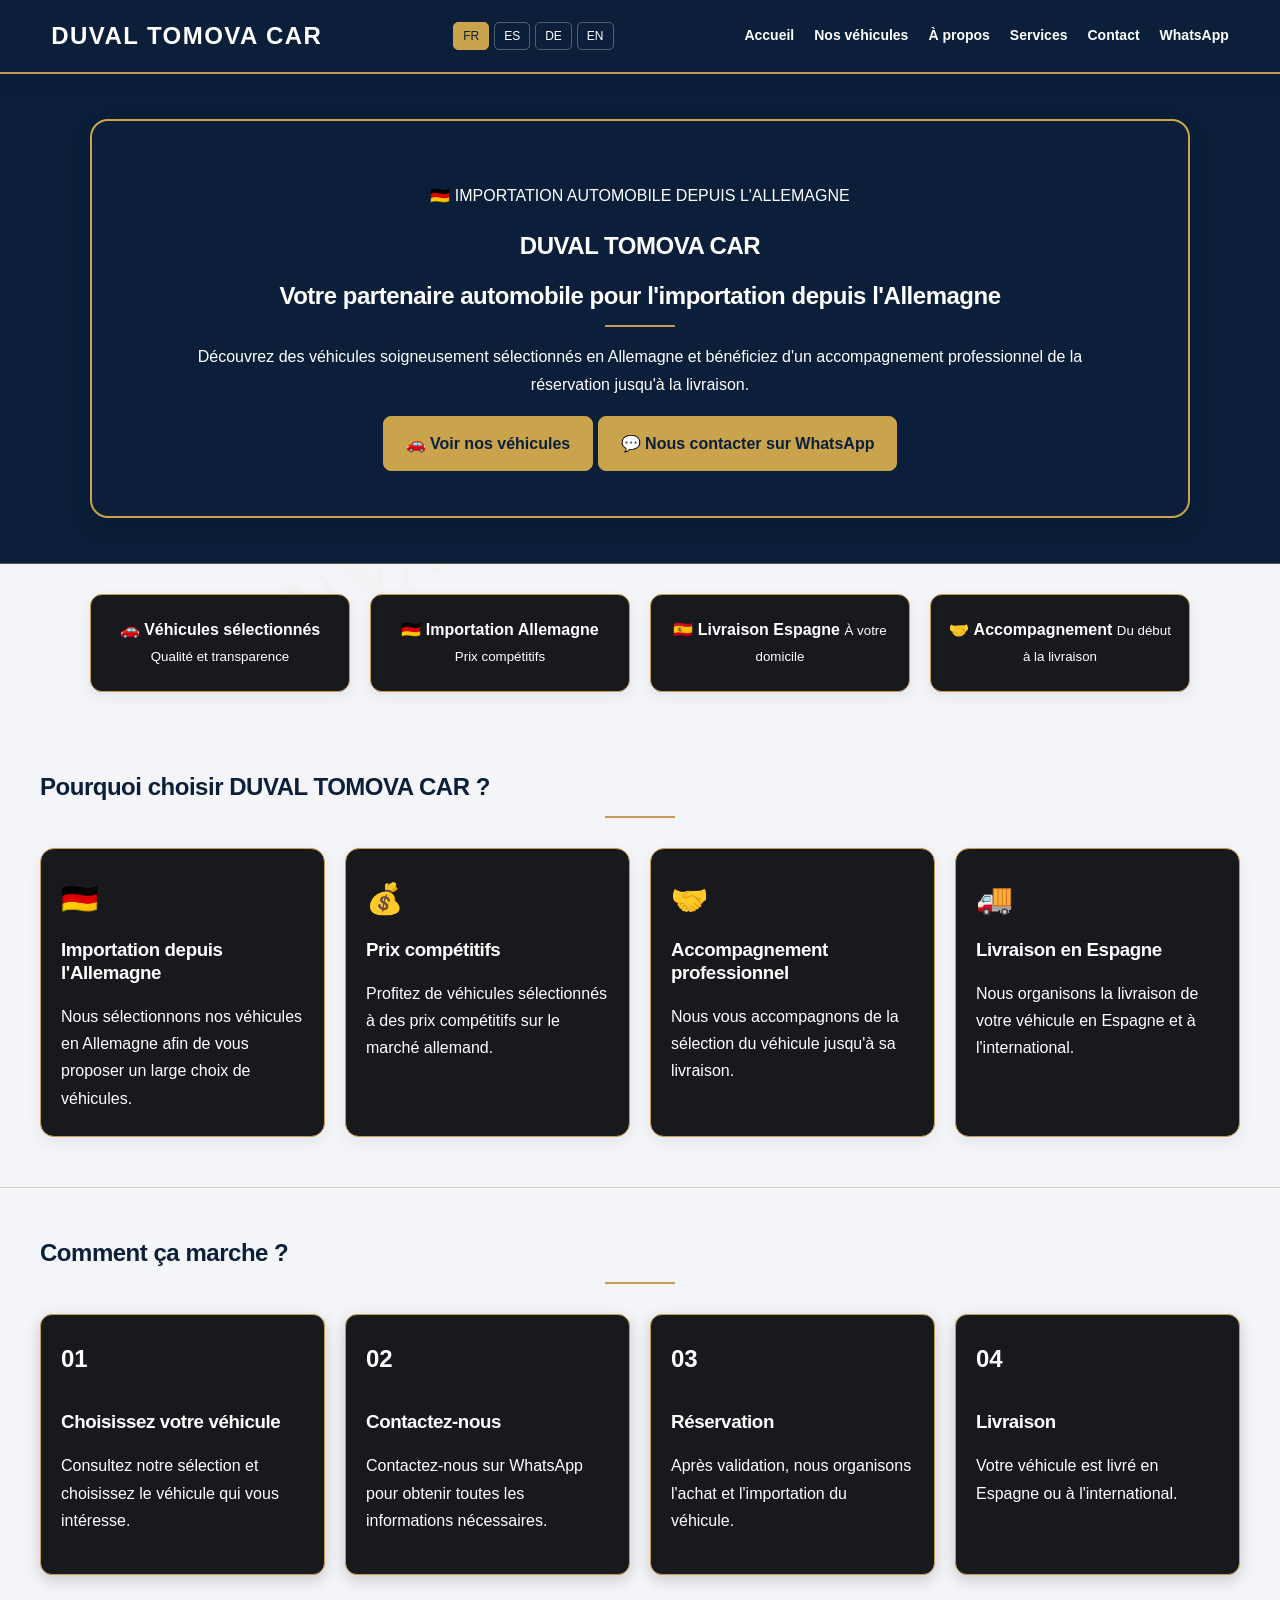
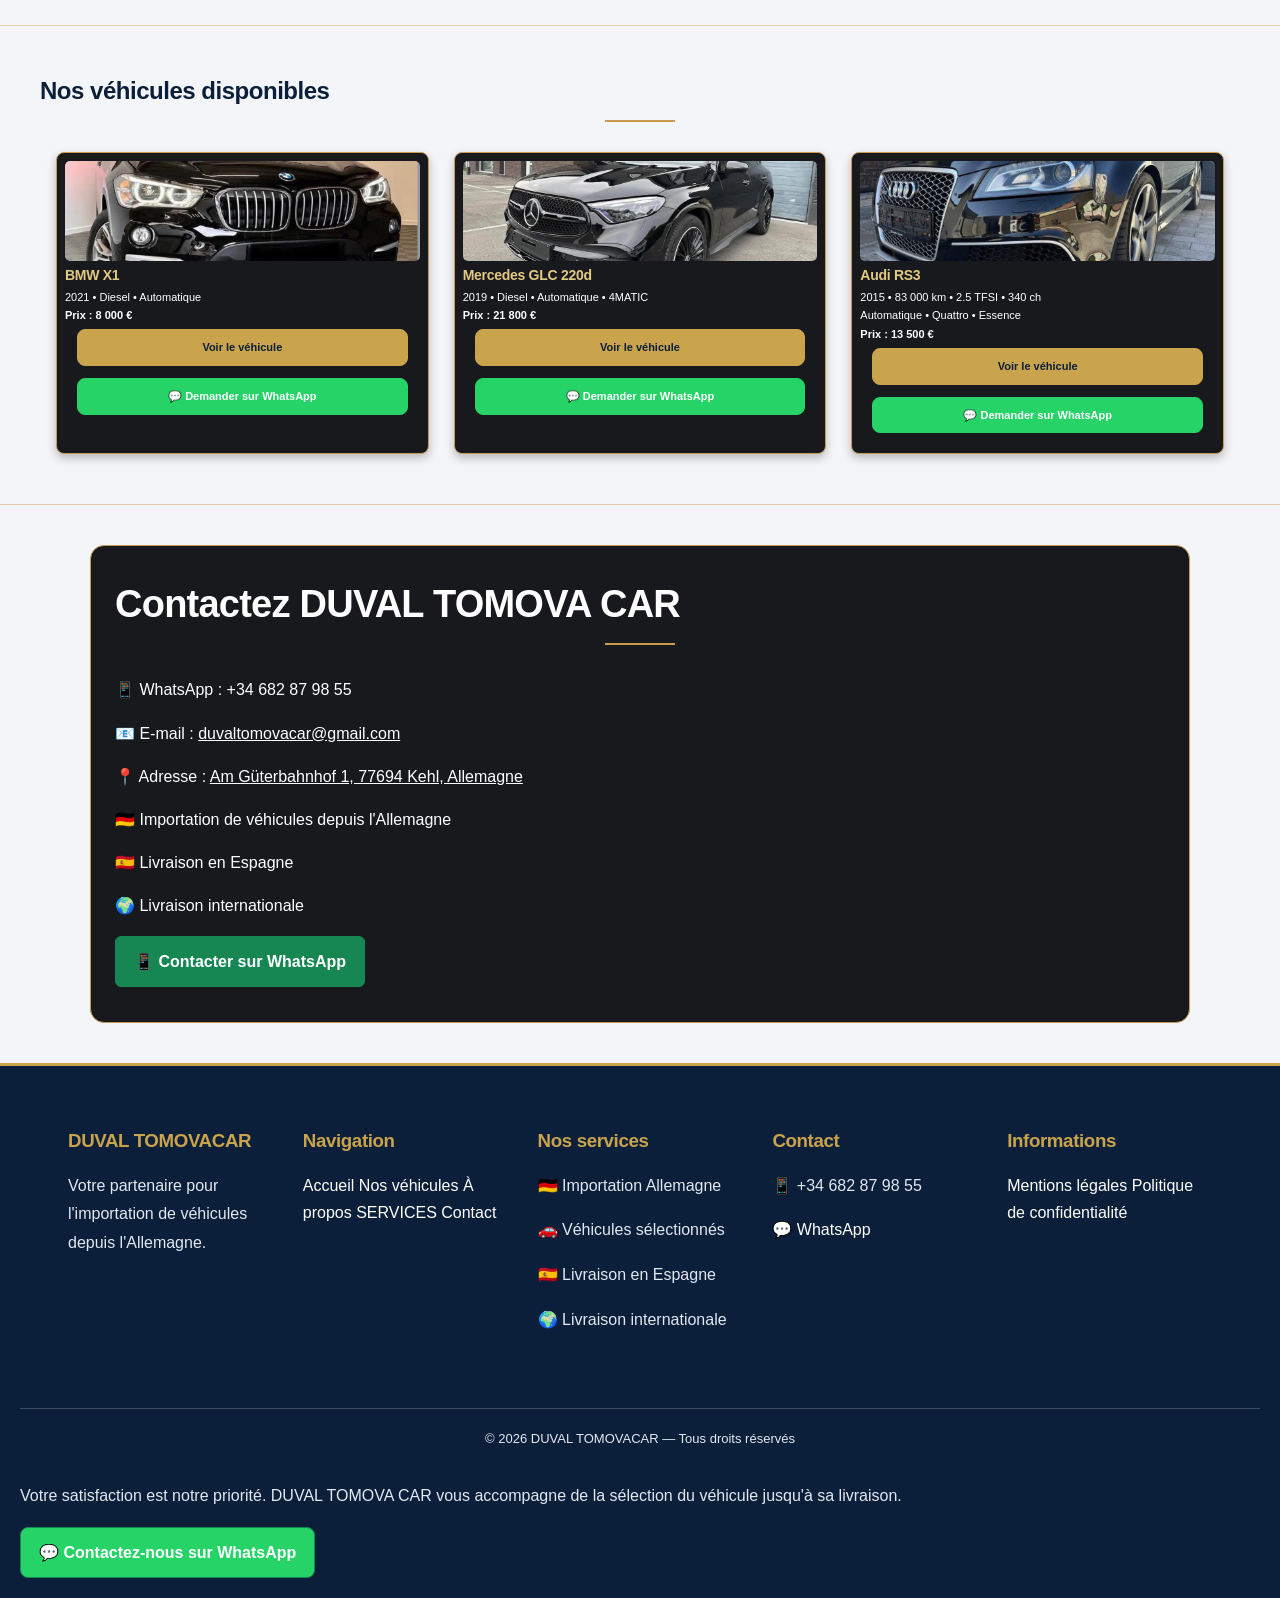
<file: index.html>
<!DOCTYPE html>
<html lang="fr">

<head>
    <meta charset="UTF-8">
    <meta name="viewport" content="width=device-width, initial-scale=1.0">

    <title>DUVAL TOMOVA CAR - Importation automobile depuis l'Allemagne</title>

    <meta name="description"
        content="DUVAL TOMOVA CAR - Importation de véhicules depuis l'Allemagne. Véhicules sélectionnés, prix compétitifs et livraison en Espagne et à l'international.">

    <link rel="stylesheet" href="style.css">
</head>

<body>

    <!-- =========================
         NAVIGATION
    ========================== -->

    <nav class="navbar">

        <div class="logo">
            DUVAL TOMOVA CAR
        </div>
        
<div class="language-selector">
    <button type="button" data-language="fr" onclick="changeLanguage('fr')">FR</button>
    <button type="button" data-language="es" onclick="changeLanguage('es')">ES</button>
    <button type="button" data-language="de" onclick="changeLanguage('de')">DE</button>
    <button type="button" data-language="en" onclick="changeLanguage('en')">EN</button>
</div>

<div class="nav-links">
    <a href="index.html" data-i18n="home">Accueil</a>
    <a href="#vehicules" data-i18n="vehicles">Véhicules</a>
    <a href="a-propos.html" data-i18n="about">À propos</a>
    <a href="services.html" data-i18n="services">Services</a>
    <a href="#contact" data-i18n="contact">Contact</a>
    <a href="https://wa.me/34682879855" target="_blank">WhatsApp</a>
</div>

    </nav>

    <!-- =========================
         HERO PRINCIPAL
    ========================== -->

<section class="hero home-hero">
    <div class="hero-overlay">
        <div class="hero-content">

            <p class="hero-label" data-i18n="heroLabel">
    🇩🇪 IMPORTATION AUTOMOBILE DEPUIS L'ALLEMAGNE
</p>

            <h1>
                DUVAL TOMOVA CAR
            </h1>

            <h2 data-i18n="heroTitle">
    Votre partenaire automobile
    pour l'importation depuis l'Allemagne
</h2>

            <p class="hero-text" data-i18n="heroText">
                Découvrez des véhicules soigneusement sélectionnés en Allemagne
                et bénéficiez d'un accompagnement professionnel de la réservation
                jusqu'à la livraison.
            </p>

            <div class="hero-buttons">
                <a href="#vehicules" class="btn-primary" data-i18n="heroVehicles">
                    🚗 Voir nos véhicules
                </a>

                <a href="https://wa.me/34682879855?text=Bonjour%20DUVAL%20TOMOVACAR%2C%20je%20souhaite%20avoir%20des%20informations%20sur%20un%20véhicule."
                   target="_blank"
                   class="btn-whatsapp"
                   data-i18n="heroContact">
                    💬 Nous contacter sur WhatsApp
                </a>
            </div>

        </div>
    </div>
</section>

                <!-- SERVICES DU HERO -->

                <div class="hero-services">

                    <div class="hero-service">

                        <span>🚗</span>

                        <strong>
                            Véhicules sélectionnés
                        </strong>

                        <small>
                            Qualité et transparence
                        </small>

                    </div>


                    <div class="hero-service">

                        <span>🇩🇪</span>

                        <strong>
                            Importation Allemagne
                        </strong>

                        <small>
                            Prix compétitifs
                        </small>

                    </div>


                    <div class="hero-service">

                        <span>🇪🇸</span>

                        <strong>
                            Livraison Espagne
                        </strong>

                        <small>
                            À votre domicile
                        </small>

                    </div>


                    <div class="hero-service">

                        <span>🤝</span>

                        <strong>
                            Accompagnement
                        </strong>

                        <small>
                            Du début à la livraison
                        </small>

                    </div>

                </div>


                <!-- BOUTONS HERO -->

            </div>

        </div>

    </section>


    <!-- =========================
         POURQUOI NOUS CHOISIR
    ========================== -->

    <section class="why-us">

        <h2>
            Pourquoi choisir DUVAL TOMOVA CAR ?
        </h2>


        <div class="why-us-container">

            <div class="why-us-card">

                <div class="why-icon">
                    🇩🇪
                </div>

                <h3>
                    Importation depuis l'Allemagne
                </h3>

                <p>
                    Nous sélectionnons nos véhicules en Allemagne
                    afin de vous proposer un large choix de véhicules.
                </p>

            </div>


            <div class="why-us-card">

                <div class="why-icon">
                    💰
                </div>

                <h3>
                    Prix compétitifs
                </h3>

                <p>
                    Profitez de véhicules sélectionnés à des prix
                    compétitifs sur le marché allemand.
                </p>

            </div>


            <div class="why-us-card">

                <div class="why-icon">
                    🤝
                </div>

                <h3>
                    Accompagnement professionnel
                </h3>

                <p>
                    Nous vous accompagnons de la sélection du véhicule
                    jusqu'à sa livraison.
                </p>

            </div>


            <div class="why-us-card">

                <div class="why-icon">
                    🚚
                </div>

                <h3>
                    Livraison en Espagne
                </h3>

                <p>
                    Nous organisons la livraison de votre véhicule
                    en Espagne et à l'international.
                </p>

            </div>

        </div>

    </section>


    <!-- =========================
         COMMENT ÇA MARCHE
    ========================== -->

    <section class="how-it-works">

        <h2>
            Comment ça marche ?
        </h2>


        <div class="steps-container">

            <div class="step">

                <span>
                    01
                </span>

                <h3>
                    Choisissez votre véhicule
                </h3>

                <p>
                    Consultez notre sélection et choisissez
                    le véhicule qui vous intéresse.
                </p>

            </div>


            <div class="step">

                <span>
                    02
                </span>

                <h3>
                    Contactez-nous
                </h3>

                <p>
                    Contactez-nous sur WhatsApp pour obtenir
                    toutes les informations nécessaires.
                </p>

            </div>


            <div class="step">

                <span>
                    03
                </span>

                <h3>
                    Réservation
                </h3>

                <p>
                    Après validation, nous organisons
                    l'achat et l'importation du véhicule.
                </p>

            </div>


            <div class="step">

                <span>
                    04
                </span>

                <h3>
                    Livraison
                </h3>

                <p>
                    Votre véhicule est livré en Espagne
                    ou à l'international.
                </p>

            </div>

        </div>

    </section>


    <!-- =========================
         VÉHICULES
    ========================== -->

    <section id="vehicules">

        <h2>
            Nos véhicules disponibles
        </h2>


        <div class="vehicles-container">


            <!-- =====================
                 BMW X1
            ====================== -->

            <div class="vehicle">

                <img
                    src="bmw-x1.jpg.jpg"
                    alt="BMW X1 2021 Diesel Automatique"
                >

                <h3>
                    BMW X1
                </h3>

                <p>
                    2021 • Diesel • Automatique
                </p>

                <p>
                    <strong>
                        Prix : 8 000 €
                    </strong>
                </p>
                <a
    href="bmw-x1.html"
    class="vehicle-button"
>
    Voir le véhicule
</a>
<a
    href="https://wa.me/34682879855?text=Bonjour%20DUVAL%20TOMOVACAR%2C%20je%20suis%20intéressé%20par%20la%20BMW%20X1."
    target="_blank"
    class="vehicle-whatsapp"
>
    💬 Demander sur WhatsApp
</a>
            </div>

            <!-- =====================
                 MERCEDES GLC
            ====================== -->

            <div class="vehicle">

                <img
                    src="mercedes-glc.jpg.jpg"
                    alt="Mercedes GLC 220d 2019"
                >

                <h3>
                    Mercedes GLC 220d
                </h3>

                <p>
                    2019 • Diesel • Automatique • 4MATIC
                </p>

                <p>
                    <strong>
                        Prix : 21 800 €
                    </strong>
                </p>

                <a
    href="mercedes-glc.html"
    class="vehicle-button"
>
    Voir le véhicule
</a>

<a
    href="https://wa.me/34682879855?text=Bonjour%20DUVAL%20TOMOVACAR%2C%20je%20suis%20intéressé%20par%20la%20Mercedes%20GLC."
    target="_blank"
    class="vehicle-whatsapp"
>
    💬 Demander sur WhatsApp
</a>

            </div>


            <!-- =====================
                 AUDI RS3
            ====================== -->

            <div class="vehicle">

                <img
                    src="Audi-rs3.jpg.jpg"
                    alt="Audi RS3 2015 2.5 TFSI"
                >

                <h3>
                    Audi RS3
                </h3>

                <p>
                    2015 • 83 000 km • 2.5 TFSI • 340 ch
                </p>

                <p>
                    Automatique • Quattro • Essence
                </p>

                <p>
                    <strong>
                        Prix : 13 500 €
                    </strong>
                </p>

                <a
    href="audi-rs3.html"
    class="vehicle-button"
>
    Voir le véhicule
</a>

<a
    href="https://wa.me/34682879855?text=Bonjour%20DUVAL%20TOMOVACAR%2C%20je%20suis%20intéressé%20par%20la%20Audi%20RS3."
    target="_blank"
    class="vehicle-whatsapp"
>
    💬 Demander sur WhatsApp
</a>

            </div>

        </div>
<div id="published-vehicles"></div>
    </section>


    <!-- =========================
         CONTACT
    ========================== -->

<section
    id="contact"
    class="contact-section"
>

    <h2>
        Contactez DUVAL TOMOVA CAR
    </h2>

    <p>
        📱 WhatsApp : +34 682 87 98 55
    </p>

    <p>
        📧 E-mail :
        <a href="mailto:duvaltomovacar@gmail.com">
            duvaltomovacar@gmail.com
        </a>
    </p>

    <p>
        📍 Adresse :
        <a
            href="https://www.google.com/maps/search/?api=1&query=Am+G%C3%BCterbahnhof+1%2C+77694+Kehl%2C+Allemagne"
            target="_blank"
            rel="noopener noreferrer"
        >
            Am Güterbahnhof 1, 77694 Kehl, Allemagne
        </a>
    </p>

    <p>
        🇩🇪 Importation de véhicules depuis l'Allemagne
    </p>

    <p>
        🇪🇸 Livraison en Espagne
    </p>

    <p>
        🌍 Livraison internationale
    </p>

    <a
        href="https://wa.me/34682879855?text=Bonjour%20DUVAL%20TOMOVACAR,%20je%20souhaite%20avoir%20des%20informations%20sur%20un%20véhicule."
        target="_blank"
        rel="noopener noreferrer"
        class="whatsapp-button"
    >
        📱 Contacter sur WhatsApp
    </a>

</section>


    <!-- =========================
         FOOTER
    ========================== -->

    <footer class="main-footer">

        <div class="footer-container">

            <!-- ENTREPRISE -->

            <div class="footer-column">

                <h3>
                    DUVAL TOMOVACAR
                </h3>

                <p>
                    Votre partenaire pour l'importation
                    de véhicules depuis l'Allemagne.
                </p>

            </div>


            <!-- NAVIGATION -->

            <div class="footer-column">

                <h3>
                    Navigation
                </h3>

                <a href="index.html">
                    Accueil
                </a>

                <a href="#vehicules">
                    Nos véhicules
                </a>

                <a href="a-propos.html">
                    À propos
                </a>

                <a href="services.html" class="menu-services">
                   SERVICES
                </a>

                <a href="#contact">
                   Contact
                </a>

            </div>


            <!-- SERVICES -->

            <div class="footer-column">

                <h3>
                    Nos services
                </h3>

                <p>
                    🇩🇪 Importation Allemagne
                </p>

                <p>
                    🚗 Véhicules sélectionnés
                </p>

                <p>
                    🇪🇸 Livraison en Espagne
                </p>

                <p>
                    🌍 Livraison internationale
                </p>

            </div>


            <!-- CONTACT -->

            <div class="footer-column">

                <h3>
                    Contact
                </h3>

                <p>
                    📱 +34 682 87 98 55
                </p>

                <a
                    href="https://wa.me/34682879855"
                    target="_blank"
                >
                    💬 WhatsApp
                </a>

            </div>


            <!-- INFORMATIONS -->

            <div class="footer-column">

                <h3>
                    Informations
                </h3>

                <a href="mentions-legales.html">
                    Mentions légales
                </a>

                <a href="politique-confidentialite.html">
                    Politique de confidentialité
                </a>

            </div>

        </div>


        <!-- COPYRIGHT -->

        <div class="footer-bottom">

            <p>
                © 2026 DUVAL TOMOVACAR — Tous droits réservés
            </p>

        </div>
<p class="footer-message">
    Votre satisfaction est notre priorité.
    DUVAL TOMOVA CAR vous accompagne de la sélection
    du véhicule jusqu'à sa livraison.
</p>
<a
    href="https://wa.me/34682879855?text=Bonjour%20DUVAL%20TOMOVACAR%2C%20je%20souhaite%20obtenir%20des%20informations%20sur%20vos%20véhicules."
    target="_blank"
    class="footer-whatsapp"
>
    💬 Contactez-nous sur WhatsApp
</a>
    </footer>


    <!-- =========================
         WHATSAPP FLOTTANT
    ========================== -->

    <a
        href="https://wa.me/34682879855?text=Bonjour%20DUVAL%20TOMOVACAR,%20je%20souhaite%20avoir%20des%20informations%20sur%20un%20véhicule."
        target="_blank"
        class="whatsapp-floating"
        aria-label="Contacter DUVAL TOMOVACAR sur WhatsApp"
    >
    </a>

<script>
(async function () {
  const container = document.getElementById("published-vehicles");
  if (!container) return;

  try {
    const response = await fetch(
      "https://duvaltomova-publish.duvaltomovacar.workers.dev/api/vehicles"
    );

    if (!response.ok) throw new Error("Chargement impossible");

    const data = await response.json();

    (data.vehicles || []).forEach(vehicle => {
      const card = document.createElement("div");
      card.className = "vehicle";

      const title = document.createElement("h3");
      title.textContent = vehicle.title || "Véhicule";

      const description = document.createElement("p");
      description.textContent = vehicle.description || "";

      const price = document.createElement("p");
      const strong = document.createElement("strong");
      strong.textContent =
        "Prix : " + Number(vehicle.price).toLocaleString("fr-FR") + " €";
      price.appendChild(strong);

      const images = Array.isArray(vehicle.images) ? vehicle.images : [];

      if (images.length > 0) {
        const img = document.createElement("img");
        img.src = images[0].startsWith("http")
          ? images[0]
          : "/duvaltomovacar" +
            (images[0].startsWith("/") ? images[0] : "/" + images[0]);

        img.alt = vehicle.title || "Véhicule";
        img.loading = "lazy";
        img.style.cssText =
          "width:100%;height:220px;object-fit:cover;border-radius:9px;display:block;margin-bottom:12px";

        card.appendChild(img);
      }

      card.append(title, description, price);

      const details = document.createElement("a");
      details.className = "vehicle-details-button";
      details.href = "vehicule.html?id=" + encodeURIComponent(vehicle.id);
      details.textContent = "Voir le véhicule";
      card.appendChild(details);

      const contact = document.createElement("a");
      contact.className = "vehicle-whatsapp";
      contact.href =
        "https://wa.me/34682879855?text=" +
        encodeURIComponent(
          "Bonjour, je suis intéressé par " +
          (vehicle.title || "ce véhicule") + "."
        );
      contact.target = "_blank";
      contact.rel = "noopener noreferrer";
      contact.textContent = "💬 Demander sur WhatsApp";
      card.appendChild(contact);

      container.appendChild(card);
    });
  } catch (error) {
    console.error("Chargement des véhicules publiés :", error);
  }
})();
</script>

<style>
#published-vehicles .vehicle a:not(.vehicle-whatsapp) {
  background-color: #C9A44C;
  color: #0B1F3A !important;
}

.vehicle-whatsapp {
  display: inline-block;
  background: #25D366;
  color: #FFFFFF !important;
  text-decoration: none;
  padding: 12px 18px;
  margin: 8px 6px 8px 0;
  border-radius: 8px;
  font-weight: bold;
}

.vehicle-whatsapp:hover {
  background: #128C7E;
  color: #FFFFFF !important;
}
</style>

<script src="translations.js"></script>
</body>
</html>
</file>
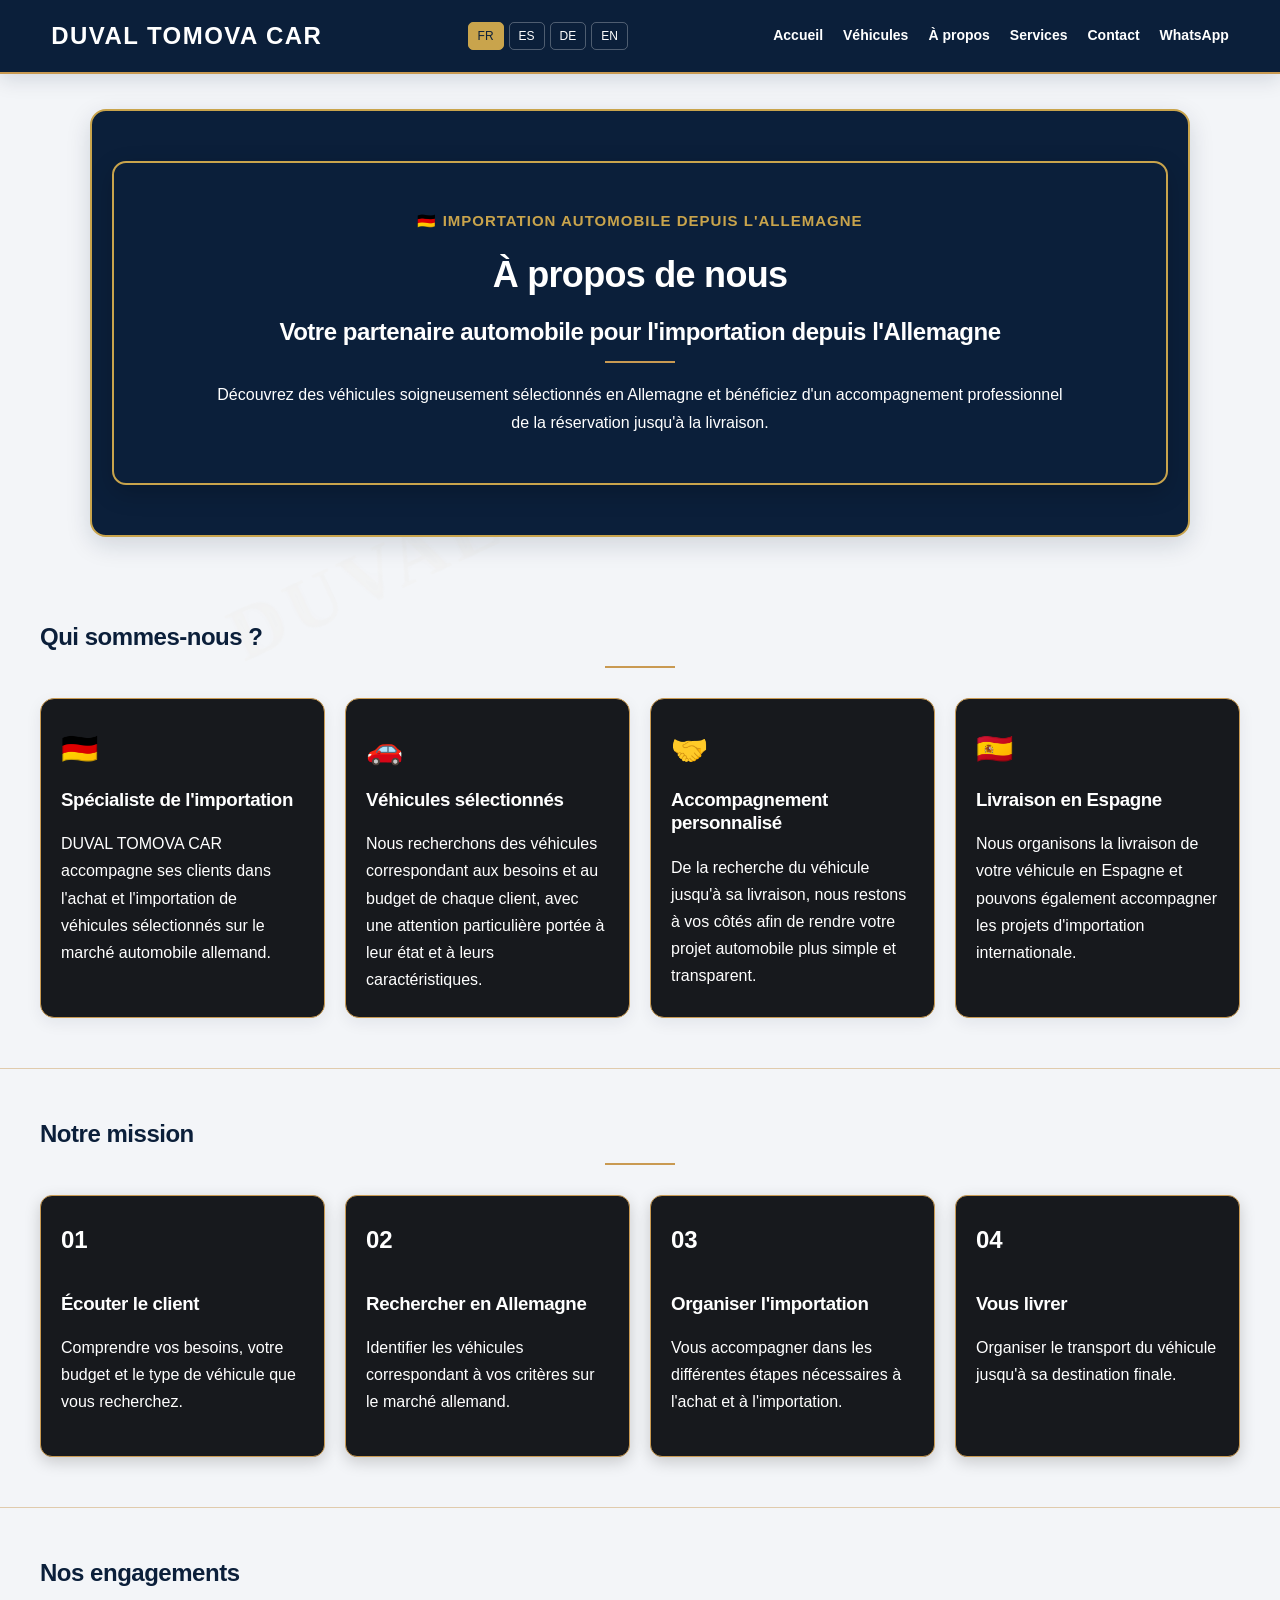
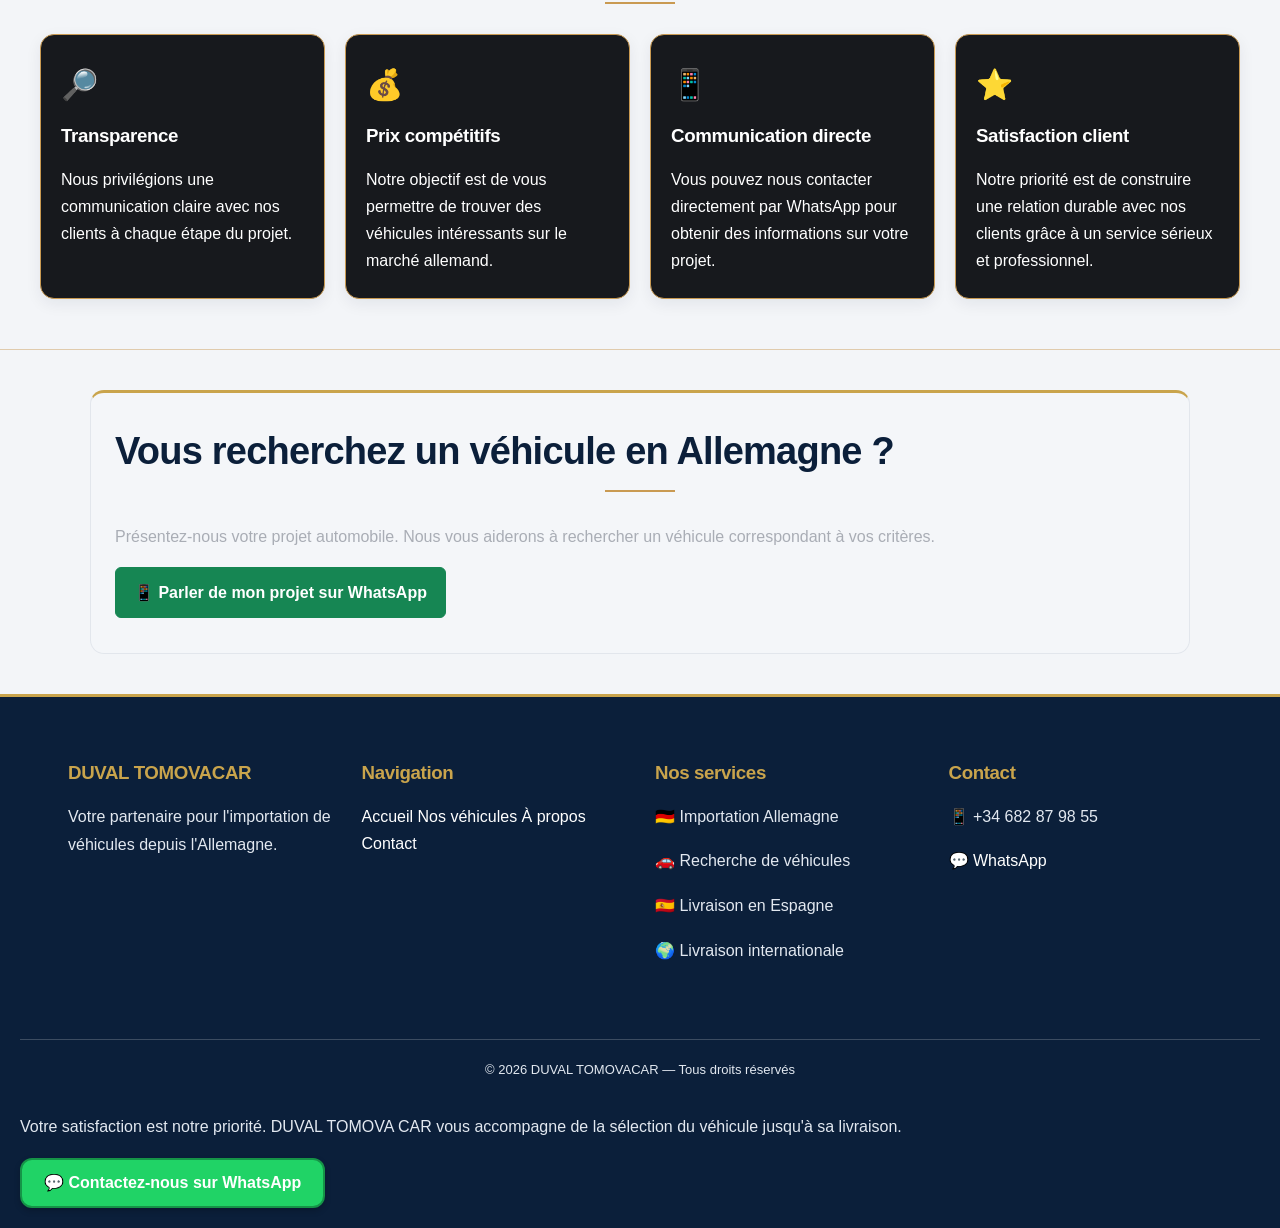
<file: a-propos.html>
<!DOCTYPE html>
<html lang="fr">

<head>
    <meta charset="UTF-8">
    <meta name="viewport" content="width=device-width, initial-scale=1.0">

    <title>À propos | DUVAL TOMOVA CAR</title>

    <meta
        name="description"
        content="Découvrez DUVAL TOMOVA CAR, spécialiste de l'importation de véhicules depuis l'Allemagne vers l'Espagne."
    >

    <link rel="stylesheet" href="style.css">

<style>
    /* CADRE À PROPOS — COULEURS DU SITE DUVAL TOMOVA CAR */

    .about-hero {
        padding: 50px 20px;
        background: #0b1f3a;
    }

    .about-frame {
        max-width: 1050px;
        margin: 0 auto;
        padding: 45px 30px;
        text-align: center;
        background: #0b1f3a;
        border: 2px solid #c9a44c;
        border-radius: 14px;
        box-shadow: 0 8px 25px rgba(0, 0, 0, 0.2);
    }

    .about-frame .about-label {
        color: #c9a44c;
        font-weight: bold;
        font-size: 15px;
        letter-spacing: 1px;
        line-height: 1.7;
        margin-bottom: 18px;
    }

    .about-frame h1 {
    color: #ffffff;
    font-size: 36px;
    margin: 0 0 20px;
}
    }

    .about-frame h2 {
    color: #ffffff;
    font-size: 24px;
    line-height: 1.5;
    margin: 0 0 18px;
}
    }

    .about-frame .about-description {
    color: #ffffff;
    font-size: 17px;
    line-height: 1.8;
    max-width: 800px;
    margin: 0 auto;
}

    @media (max-width: 600px) {
        .about-hero {
            padding: 30px 15px;
        }

        .about-frame {
            padding: 30px 18px;
        }

        .about-frame h1 {
            font-size: 28px;
        }

        .about-frame h2 {
            font-size: 20px;
        }

        .about-frame .about-label {
            font-size: 13px;
        }

        .about-frame .about-description {
            font-size: 16px;
        }
    }
   .footer-promo-button {
    display: inline-block;
    padding: 12px 22px;
    background: #20d366 !important;
    color: #ffffff !important;
    text-decoration: none !important;
    font-weight: bold;
    font-size: 16px;
    border: 2px solid #159447;
    border-radius: 12px;
    box-shadow: 0 3px 6px rgba(0, 0, 0, 0.2);
    line-height: 1.4;
}
}
</style>
</head>

<body>

    <!-- NAVIGATION -->
    <nav class="navbar">

        <div class="logo">
            DUVAL TOMOVA CAR
        </div>

        <div class="language-selector">
            <button type="button" data-language="fr" onclick="changeLanguage('fr')">FR</button>
            <button type="button" data-language="es" onclick="changeLanguage('es')">ES</button>
            <button type="button" data-language="de" onclick="changeLanguage('de')">DE</button>
            <button type="button" data-language="en" onclick="changeLanguage('en')">EN</button>
        </div>

        <div class="nav-links">
            <a href="index.html">Accueil</a>
            <a href="index.html#vehicules">Véhicules</a>
            <a href="a-propos.html">À propos</a>
            <a href="services.html">Services</a>
            <a href="index.html#contact">Contact</a>
            <a href="https://wa.me/34682879855"
               target="_blank"
               rel="noopener noreferrer">WhatsApp</a>
        </div>

    </nav>

    <!-- PRÉSENTATION DANS UN CADRE -->
    <section class="about-hero">

        <div class="about-frame">

            <p class="about-label" data-i18n="heroLabel">
                🇩🇪 IMPORTATION AUTOMOBILE DEPUIS L'ALLEMAGNE
            </p>

            <h1 data-i18n="aboutTitle">
                À propos de nous
            </h1>

            <h2 data-i18n="heroSubtitle">
                Votre partenaire automobile pour l'importation depuis l'Allemagne
            </h2>

            <p class="about-description" data-i18n="heroText">
                Découvrez des véhicules soigneusement sélectionnés en Allemagne
                et bénéficiez d'un accompagnement professionnel de la réservation
                jusqu'à la livraison.
            </p>

        </div>

    </section>

    <!-- QUI SOMMES-NOUS ? -->
    <section class="why-us">

        <h2 data-i18n="whoWeAre">Qui sommes-nous ?</h2>

        <div class="why-us-container">

            <div class="why-us-card">
                <div class="why-icon">🇩🇪</div>
                <h3>Spécialiste de l'importation</h3>
                <p>
                    DUVAL TOMOVA CAR accompagne ses clients dans l'achat et
                    l'importation de véhicules sélectionnés sur le marché
                    automobile allemand.
                </p>
            </div>

            <div class="why-us-card">
                <div class="why-icon">🚗</div>
                <h3>Véhicules sélectionnés</h3>
                <p>
                    Nous recherchons des véhicules correspondant aux besoins
                    et au budget de chaque client, avec une attention particulière
                    portée à leur état et à leurs caractéristiques.
                </p>
            </div>

            <div class="why-us-card">
                <div class="why-icon">🤝</div>
                <h3>Accompagnement personnalisé</h3>
                <p>
                    De la recherche du véhicule jusqu'à sa livraison, nous
                    restons à vos côtés afin de rendre votre projet automobile
                    plus simple et transparent.
                </p>
            </div>

            <div class="why-us-card">
                <div class="why-icon">🇪🇸</div>
                <h3>Livraison en Espagne</h3>
                <p>
                    Nous organisons la livraison de votre véhicule en Espagne
                    et pouvons également accompagner les projets d'importation
                    internationale.
                </p>
            </div>

        </div>

    </section>

    <!-- NOTRE MISSION -->
    <section class="how-it-works">

        <h2>Notre mission</h2>

        <div class="steps-container">

            <div class="step">
                <span>01</span>
                <h3>Écouter le client</h3>
                <p>
                    Comprendre vos besoins, votre budget et le type de véhicule
                    que vous recherchez.
                </p>
            </div>

            <div class="step">
                <span>02</span>
                <h3>Rechercher en Allemagne</h3>
                <p>
                    Identifier les véhicules correspondant à vos critères sur
                    le marché allemand.
                </p>
            </div>

            <div class="step">
                <span>03</span>
                <h3>Organiser l'importation</h3>
                <p>
                    Vous accompagner dans les différentes étapes nécessaires
                    à l'achat et à l'importation.
                </p>
            </div>

            <div class="step">
                <span>04</span>
                <h3>Vous livrer</h3>
                <p>
                    Organiser le transport du véhicule jusqu'à sa destination
                    finale.
                </p>
            </div>

        </div>

    </section>

    <!-- NOS ENGAGEMENTS -->
    <section class="why-us">

        <h2>Nos engagements</h2>

        <div class="why-us-container">

            <div class="why-us-card">
                <div class="why-icon">🔎</div>
                <h3>Transparence</h3>
                <p>
                    Nous privilégions une communication claire avec nos clients
                    à chaque étape du projet.
                </p>
            </div>

            <div class="why-us-card">
                <div class="why-icon">💰</div>
                <h3>Prix compétitifs</h3>
                <p>
                    Notre objectif est de vous permettre de trouver des véhicules
                    intéressants sur le marché allemand.
                </p>
            </div>

            <div class="why-us-card">
                <div class="why-icon">📱</div>
                <h3>Communication directe</h3>
                <p>
                    Vous pouvez nous contacter directement par WhatsApp pour
                    obtenir des informations sur votre projet.
                </p>
            </div>

            <div class="why-us-card">
                <div class="why-icon">⭐</div>
                <h3>Satisfaction client</h3>
                <p>
                    Notre priorité est de construire une relation durable avec
                    nos clients grâce à un service sérieux et professionnel.
                </p>
            </div>

        </div>

    </section>

    <!-- CONTACT -->
    <section class="contact-section">

        <h2>Vous recherchez un véhicule en Allemagne ?</h2>

        <p>
            Présentez-nous votre projet automobile. Nous vous aiderons à rechercher
            un véhicule correspondant à vos critères.
        </p>

        <a
            href="https://wa.me/34682879855?text=Bonjour%20DUVAL%20TOMOVACAR,%20je%20souhaite%20parler%20de%20mon%20projet%20automobile."
            target="_blank"
            rel="noopener noreferrer"
            class="whatsapp-button"
        >
            📱 Parler de mon projet sur WhatsApp
        </a>

    </section>

    <!-- PIED DE PAGE -->
    <footer class="main-footer">

        <div class="footer-container">

            <div class="footer-column">
                <h3>DUVAL TOMOVACAR</h3>
                <p>
                    Votre partenaire pour l'importation de véhicules depuis
                    l'Allemagne.
                </p>
            </div>

            <div class="footer-column">
                <h3>Navigation</h3>
                <a href="index.html">Accueil</a>
                <a href="index.html#vehicules">Nos véhicules</a>
                <a href="a-propos.html">À propos</a>
                <a href="index.html#contact">Contact</a>
            </div>

            <div class="footer-column">
                <h3>Nos services</h3>
                <p>🇩🇪 Importation Allemagne</p>
                <p>🚗 Recherche de véhicules</p>
                <p>🇪🇸 Livraison en Espagne</p>
                <p>🌍 Livraison internationale</p>
            </div>

            <div class="footer-column">
                <h3>Contact</h3>
                <p>📱 +34 682 87 98 55</p>
                <a href="https://wa.me/34682879855"
                   target="_blank"
                   rel="noopener noreferrer">💬 WhatsApp</a>
            </div>
    </div>
        <div class="footer-bottom">
    <p>© 2026 DUVAL TOMOVACAR — Tous droits réservés</p>
</div>

<div class="footer-promo">
    <p>
        Votre satisfaction est notre priorité.
        DUVAL TOMOVA CAR vous accompagne de la sélection
        du véhicule jusqu'à sa livraison.
    </p>

    <a
        href="https://wa.me/34682879855"
        target="_blank"
        rel="noopener noreferrer"
        class="footer-promo-button" style="background-color: #20d366 !important; color: #ffffff !important;"
    >
        💬 Contactez-nous sur WhatsApp
    </a>
</div>

</footer>

    <!-- BOUTON WHATSAPP FLOTTANT -->
    <a
        href="https://wa.me/34682879855?text=Bonjour%20DUVAL%20TOMOVACAR,%20je%20souhaite%20avoir%20des%20informations."
        target="_blank"
        rel="noopener noreferrer"
        class="whatsapp-floating"
        aria-label="Contacter DUVAL TOMOVACAR sur WhatsApp"
    >
    </a>

    <script src="translations.js"></script>

</body>
</html>
</file>
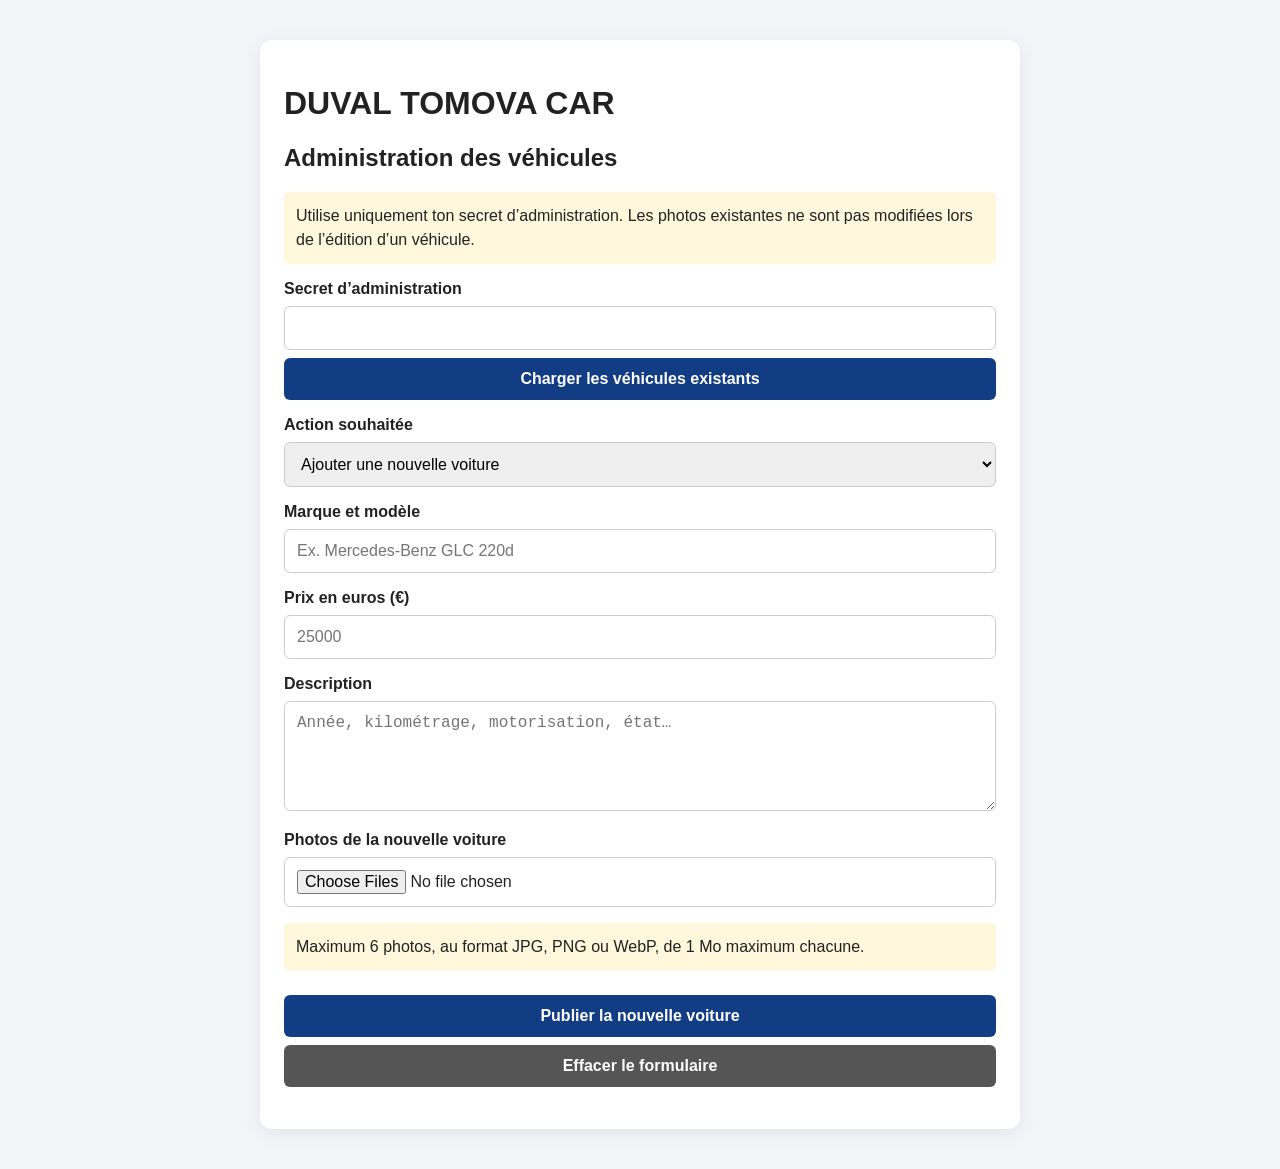
<file: admin.html>
<!DOCTYPE html>
<html lang="fr">
<head>
  <meta charset="UTF-8">
  <meta name="viewport" content="width=device-width, initial-scale=1">
  <title>Administration | DUVAL TOMOVA CAR</title>
  <style>
    * { box-sizing: border-box; }
    body {
      margin: 0;
      padding: 20px;
      font-family: Arial, sans-serif;
      background: #f3f5f8;
      color: #222;
    }
    main {
      max-width: 760px;
      margin: 20px auto;
      padding: 24px;
      background: white;
      border-radius: 12px;
      box-shadow: 0 4px 20px #00000012;
    }
    label {
      display: block;
      margin-top: 16px;
      font-weight: bold;
    }
    input, textarea, select, button {
      width: 100%;
      margin-top: 8px;
      padding: 12px;
      border-radius: 6px;
      font-size: 16px;
    }
    input, textarea, select { border: 1px solid #ccc; }
    textarea { min-height: 110px; resize: vertical; }
    button {
      border: 0;
      background: #123d85;
      color: white;
      font-weight: bold;
      cursor: pointer;
    }
    button:disabled { opacity: .6; cursor: wait; }
    .secondary { background: #555; }
    .notice {
      padding: 12px;
      background: #fff7db;
      border-radius: 6px;
      line-height: 1.5;
    }
    #status { margin-top: 18px; white-space: pre-wrap; }
    .hidden { display: none; }
  </style>
</head>
<body>
<main>
  <h1>DUVAL TOMOVA CAR</h1>
  <h2>Administration des véhicules</h2>

  <p class="notice">
    Utilise uniquement ton secret d’administration.
    Les photos existantes ne sont pas modifiées lors de l’édition d’un véhicule.
  </p>

  <label for="admin-secret">Secret d’administration</label>
  <input id="admin-secret" type="password"
         autocomplete="current-password" required>

  <button type="button" id="load-button">Charger les véhicules existants</button>

  <label for="mode">Action souhaitée</label>
  <select id="mode">
    <option value="add">Ajouter une nouvelle voiture</option>
    <option value="edit">Modifier une voiture existante</option>
  </select>

  <div id="vehicle-picker" class="hidden">
    <label for="vehicle-select">Voiture à modifier</label>
    <select id="vehicle-select">
      <option value="">— Choisir une voiture —</option>
    </select>
  </div>

  <form id="vehicle-form">
    <label for="title">Marque et modèle</label>
    <input id="title" required
           placeholder="Ex. Mercedes-Benz GLC 220d">

    <label for="price">Prix en euros (€)</label>
    <input id="price" type="number" min="1" step="1"
           required placeholder="25000">

    <label for="description">Description</label>
    <textarea id="description"
              placeholder="Année, kilométrage, motorisation, état…"></textarea>

    <div id="photo-field">
      <label for="images">Photos de la nouvelle voiture</label>
      <input id="images" type="file"
             accept="image/jpeg,image/png,image/webp" multiple>
      <p class="notice">
        Maximum 6 photos, au format JPG, PNG ou WebP, de 1 Mo maximum chacune.
      </p>
    </div>

    <button id="save-button" type="submit">Publier la nouvelle voiture</button>
    <button id="clear-button" class="secondary" type="button">
      Effacer le formulaire
    </button>
  </form>

  <div id="status" role="status" aria-live="polite"></div>
</main>

<script>
const API = "https://duvaltomova-publish.duvaltomovacar.workers.dev";
const $ = id => document.getElementById(id);

let vehicles = [];

function headers() {
  return {
    "Content-Type": "application/json",
    "Authorization": "Bearer " + $("admin-secret").value.trim()
  };
}

function setStatus(message) {
  $("status").textContent = message;
}

function updateMode() {
  const editing = $("mode").value === "edit";
  $("vehicle-picker").classList.toggle("hidden", !editing);
  $("photo-field").classList.toggle("hidden", editing);
  $("save-button").textContent = editing
    ? "Enregistrer les modifications"
    : "Publier la nouvelle voiture";
}

async function loadVehicles() {
  if (!$("admin-secret").value.trim()) {
    setStatus("Entre d’abord ton secret d’administration.");
    return;
  }

  $("load-button").disabled = true;
  setStatus("Chargement des véhicules…");

  try {
    const response = await fetch(API + "/api/vehicles");
    const data = await response.json();

    if (!response.ok) {
      throw new Error(data.error || "Impossible de charger les véhicules.");
    }

    vehicles = Array.isArray(data) ? data : data.vehicles;

    if (!Array.isArray(vehicles)) {
      throw new Error("Le format du catalogue est inattendu.");
    }

    $("vehicle-select").replaceChildren(
      new Option("— Choisir une voiture —", "")
    );

    vehicles.forEach(vehicle => {
      $("vehicle-select").add(
        new Option(vehicle.title || vehicle.id, vehicle.id)
      );
    });

    setStatus(vehicles.length + " véhicule(s) chargé(s).");
  } catch (error) {
    setStatus("Erreur : " + error.message);
  } finally {
    $("load-button").disabled = false;
  }
}

function selectVehicle() {
  const vehicle = vehicles.find(
    item => String(item.id) === $("vehicle-select").value
  );

  if (!vehicle) return;

  $("title").value = vehicle.title || "";
  $("price").value = vehicle.price || "";
  $("description").value = vehicle.description || "";
  setStatus("Véhicule sélectionné. Les photos seront conservées.");
}

$("load-button").addEventListener("click", loadVehicles);
$("mode").addEventListener("change", () => {
  $("vehicle-form").reset();
  updateMode();
  setStatus("");
});
$("vehicle-select").addEventListener("change", selectVehicle);

$("clear-button").addEventListener("click", () => {
  $("vehicle-form").reset();
  $("vehicle-select").value = "";
  setStatus("");
});

$("vehicle-form").addEventListener("submit", async event => {
  event.preventDefault();

  const editing = $("mode").value === "edit";
  const title = $("title").value.trim();
  const price = Number($("price").value);
  const description = $("description").value.trim();
  const secret = $("admin-secret").value.trim();

  if (!secret) {
    setStatus("Entre ton secret d’administration.");
    return;
  }

  if (!title || !Number.isFinite(price) || price <= 0) {
    setStatus("Vérifie le nom et le prix du véhicule.");
    return;
  }

  if (editing && !$("vehicle-select").value) {
    setStatus("Choisis le véhicule à modifier.");
    return;
  }

  const button = $("save-button");
  button.disabled = true;

  try {
    let endpoint;
    let payload = { title, price, description };

    if (editing) {
      endpoint = "/api/update-vehicle";
      payload.id = $("vehicle-select").value;
    } else {
      endpoint = "/api/publish";

      const files = Array.from($("images").files);

      if (files.length > 6) {
        throw new Error("Choisis au maximum 6 photos.");
      }

      payload.images = await Promise.all(files.map(file =>
        new Promise((resolve, reject) => {
          if (file.size > 1000000) {
            reject(new Error("La photo " + file.name + " dépasse 1 Mo."));
            return;
          }

          if (!["image/jpeg", "image/png", "image/webp"].includes(file.type)) {
            reject(new Error("Format de photo non accepté : " + file.name));
            return;
          }

          const reader = new FileReader();

          reader.onload = () => resolve({
            name: file.name,
            type: file.type,
            data: reader.result.split(",")[1]
          });

          reader.onerror = () => reject(
            new Error("Impossible de lire la photo " + file.name)
          );

          reader.readAsDataURL(file);
        })
      ));
    }

    setStatus(editing ? "Enregistrement des modifications…" : "Publication en cours…");

    const response = await fetch(API + endpoint, {
      method: "POST",
      headers: headers(),
      body: JSON.stringify(payload)
    });

    const result = await response.json();

    if (!response.ok) {
      throw new Error(result.error || "L’opération a échoué.");
    }

    setStatus(result.message ||
      (editing ? "Textes du véhicule modifiés." : "Nouvelle voiture publiée."));

    $("vehicle-form").reset();

    if (editing) {
      await loadVehicles();
      $("vehicle-select").value = payload.id;
      selectVehicle();
    } else {
      await loadVehicles();
      $("mode").value = "add";
      updateMode();
    }
  } catch (error) {
    setStatus("Erreur : " + error.message);
  } finally {
    button.disabled = false;
  }
});

updateMode();
</script>
</body>
</html>
</file>
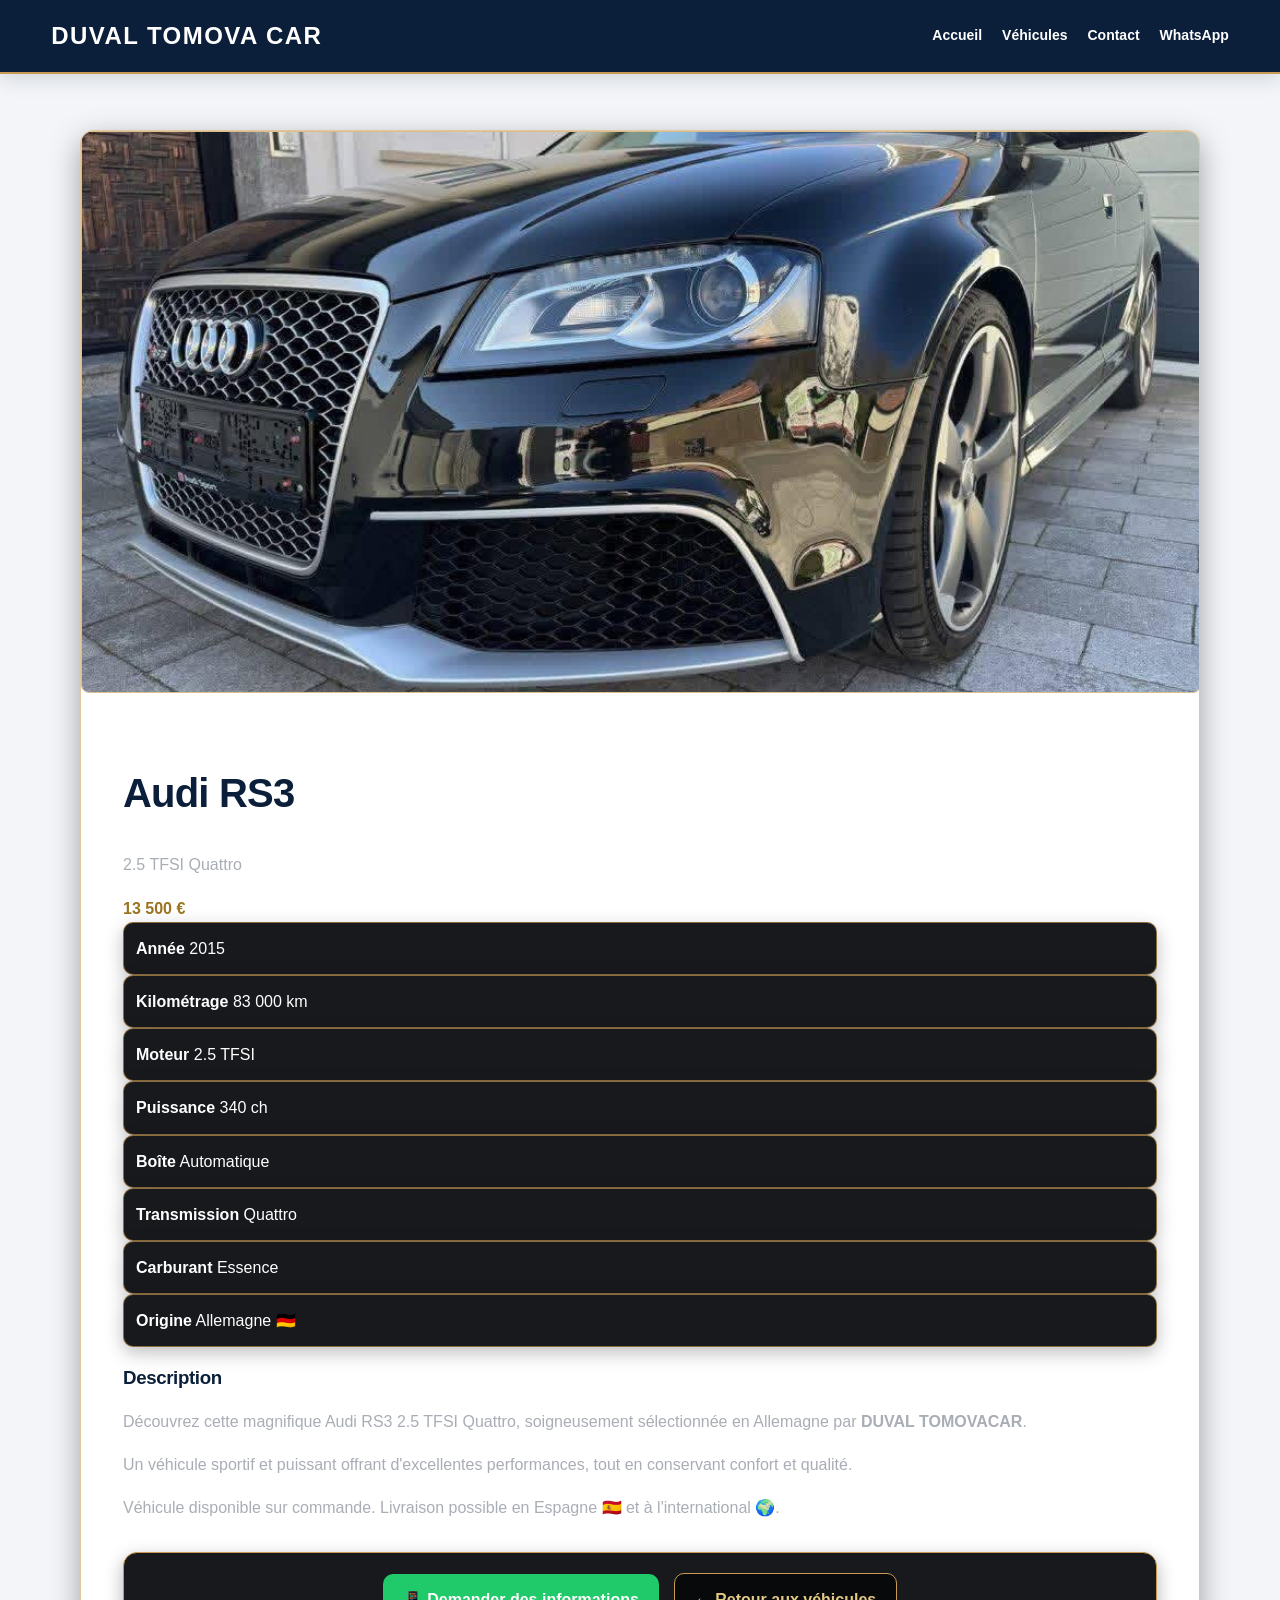
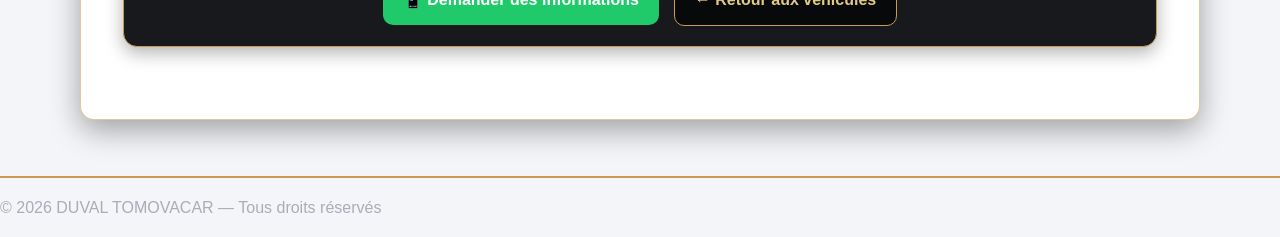
<file: audi-rs3.html>
<!DOCTYPE html>
<html lang="fr">
<style>
    .vehicle-details-grid > div {
        background-color: #17191D !important;
        color: #FFFFFF !important;
        border: 1px solid rgba(201, 154, 82, 0.55);
        border-radius: 8px;
        padding: 8px;
    }

    .vehicle-details-grid strong,
    .vehicle-details-grid span {
        color: #FFFFFF !important;
    }
</style>
<head>
    <meta charset="UTF-8">
    <meta name="viewport" content="width=device-width, initial-scale=1.0">

    <title>Audi RS3 - DUVAL TOMOVACAR</title>

    <link rel="stylesheet" href="style.css">
    
<style>
    .vehicle-actions-frame {
        display: flex;
        flex-wrap: wrap;
        justify-content: center;
        align-items: center;
        gap: 15px;
        margin: 30px 0;
        padding: 20px;
        background: #17191D;
        border: 1px solid #C99A52;
        border-radius: 14px;
        box-shadow: 0 6px 18px rgba(0, 0, 0, 0.3);
    }

    .vehicle-actions-frame a {
        display: inline-block;
        padding: 12px 20px;
        border-radius: 10px;
        font-weight: bold;
        text-decoration: none;
        text-align: center;
    }

    .vehicle-actions-frame .contact-button {
        background: #20C969;
        color: #FFFFFF;
    }

    .vehicle-actions-frame .back-button {
        background: #08090B;
        color: #C99A52;
        border: 1px solid #C99A52;
    }

    @media (max-width: 600px) {
        .vehicle-actions-frame {
            flex-direction: column;
        }

        .vehicle-actions-frame a {
            width: 100%;
            box-sizing: border-box;
        }
    }
</style>
</head>

<body>

    <!-- EN-TÊTE -->
    <nav class="navbar">
    <div class="logo">DUVAL TOMOVA CAR</div>

    <div class="nav-links">
        <a href="index.html">Accueil</a>
        <a href="index.html#vehicules">Véhicules</a>
        <a href="index.html#contact">Contact</a>
        <a href="https://wa.me/34682879855" target="_blank">WhatsApp</a>
    </div>
</nav>


    <!-- PAGE DU VÉHICULE -->
    <main class="vehicle-page">

        <div class="vehicle-detail">

            <img
                src="images/Audi-rs3.jpg.jpg"
                alt="Audi RS3 2.5 TFSI Quattro"
                class="vehicle-main-image"
            >

            <div class="vehicle-detail-info">

                <h2>Audi RS3</h2>

                <p class="vehicle-subtitle">
                    2.5 TFSI Quattro
                </p>

                <div class="vehicle-price-detail">
                    13 500 €
                </div>


                <!-- CARACTÉRISTIQUES -->
                <div class="vehicle-details-grid">

                    <div>
                        <strong>Année</strong>
                        <span>2015</span>
                    </div>

                    <div>
                        <strong>Kilométrage</strong>
                        <span>83 000 km</span>
                    </div>

                    <div>
                        <strong>Moteur</strong>
                        <span>2.5 TFSI</span>
                    </div>

                    <div>
                        <strong>Puissance</strong>
                        <span>340 ch</span>
                    </div>

                    <div>
                        <strong>Boîte</strong>
                        <span>Automatique</span>
                    </div>

                    <div>
                        <strong>Transmission</strong>
                        <span>Quattro</span>
                    </div>

                    <div>
                        <strong>Carburant</strong>
                        <span>Essence</span>
                    </div>

                    <div>
                        <strong>Origine</strong>
                        <span>Allemagne 🇩🇪</span>
                    </div>

                </div>


                <!-- DESCRIPTION -->
                <div class="vehicle-description">

                    <h3>Description</h3>

                    <p>
                        Découvrez cette magnifique Audi RS3 2.5 TFSI Quattro,
                        soigneusement sélectionnée en Allemagne par
                        <strong>DUVAL TOMOVACAR</strong>.
                    </p>

                    <p>
                        Un véhicule sportif et puissant offrant d'excellentes
                        performances, tout en conservant confort et qualité.
                    </p>

                    <p>
                        Véhicule disponible sur commande.
                        Livraison possible en Espagne 🇪🇸 et à l'international 🌍.
                    </p>

                </div>


<!-- CADRE DES BOUTONS -->
<div class="vehicle-actions-frame">

    <!-- WHATSAPP -->
    <a
        href="https://wa.me/34682879855?text=Bonjour%20DUVAL%20TOMOVACAR,%20je%20suis%20intéressé%20par%20l'Audi%20RS3%202.5%20TFSI%20Quattro%202015%20à%2013%20500%20€.%20Je%20souhaite%20connaître%20sa%20disponibilité%20et%20les%20conditions%20de%20livraison."
        target="_blank"
        rel="noopener noreferrer"
        class="contact-button"
    >
        📱 Demander des informations
    </a>

    <!-- RETOUR -->
    <a href="index.html" class="back-button">
        ← Retour aux véhicules
    </a>

</div>

        </div>

    </main>


    <!-- PIED DE PAGE -->
    <footer>
        <p>
            © 2026 DUVAL TOMOVACAR — Tous droits réservés
        </p>
    </footer>

</body>

</html>
</file>
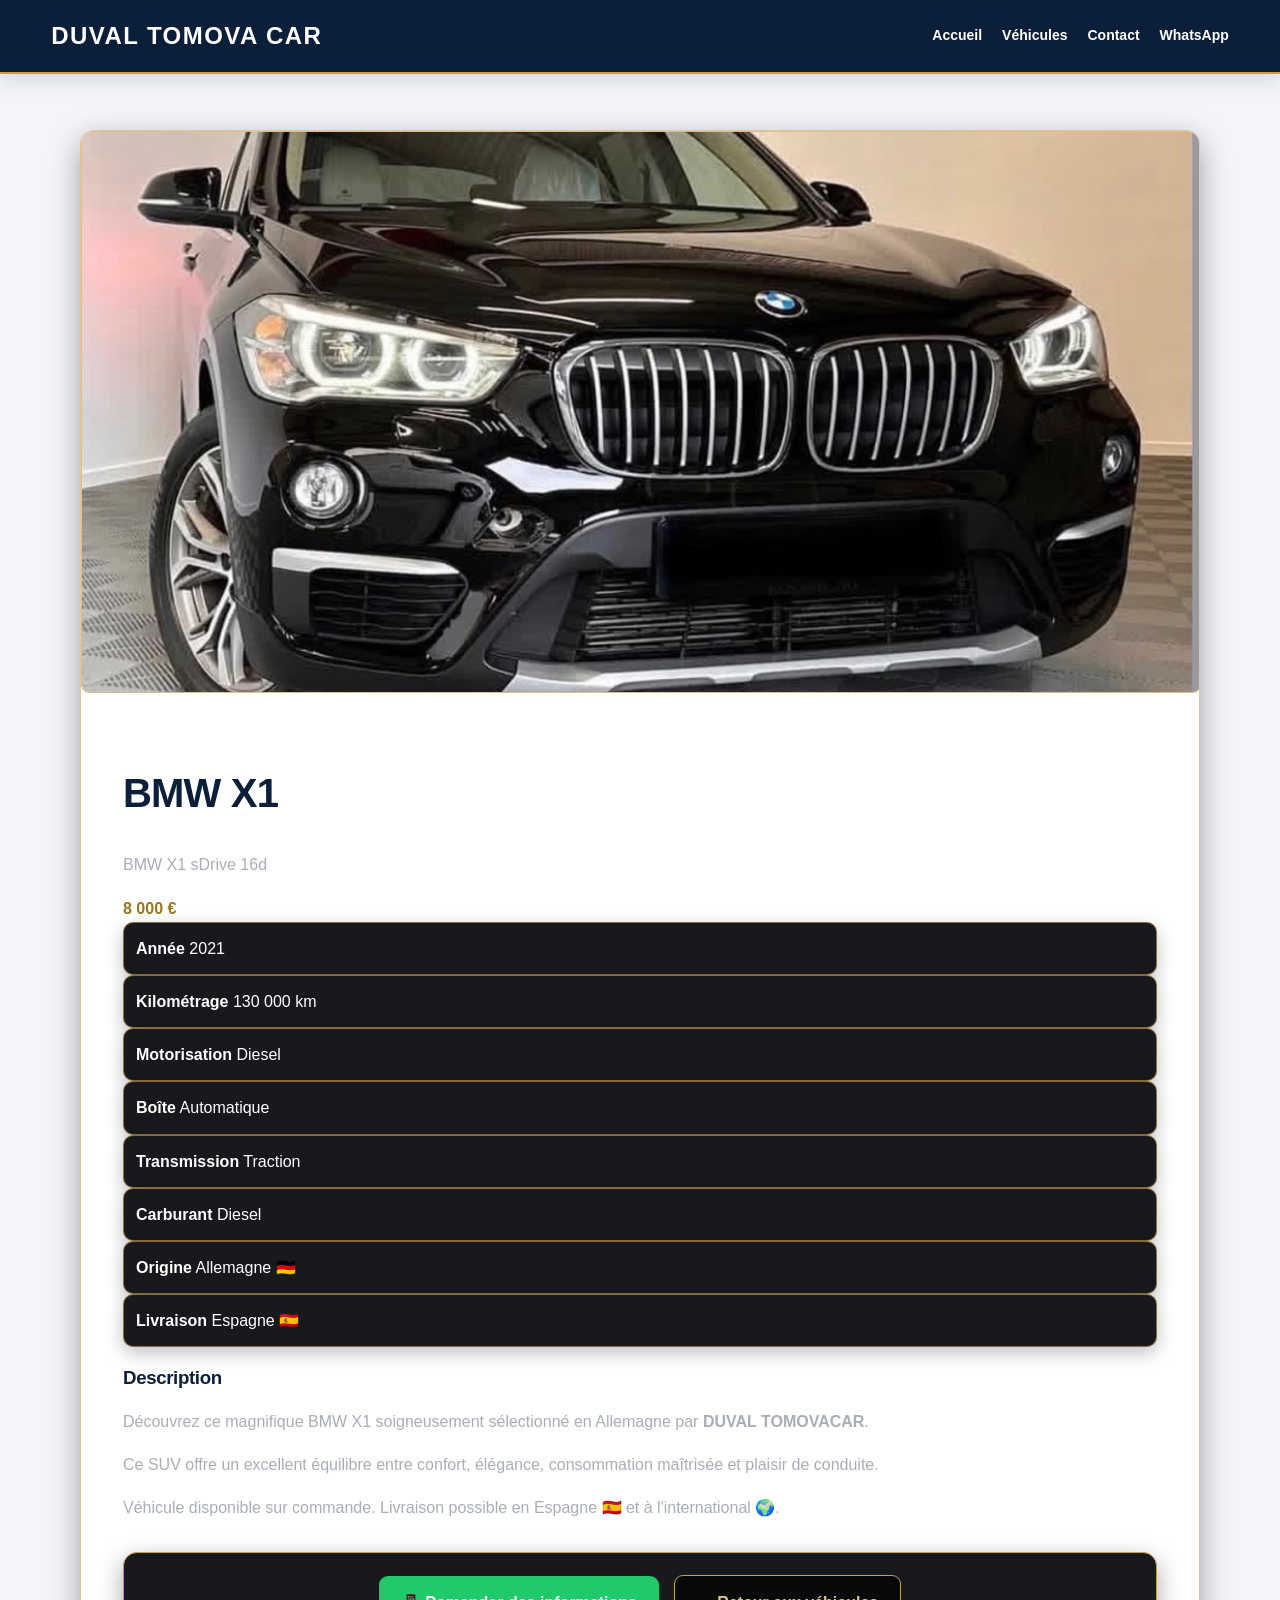
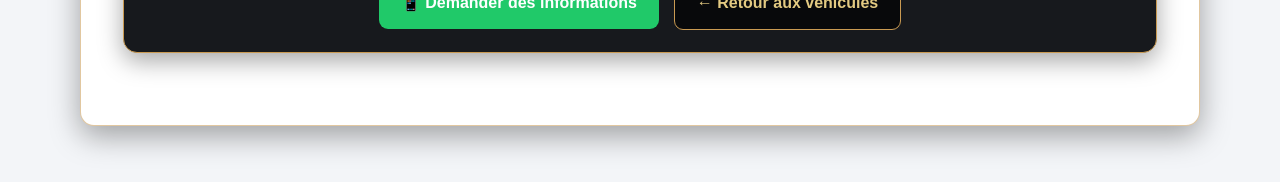
<file: bmw-x1.html>
<!DOCTYPE html>
<html lang="fr">

<style>
    .vehicle-details-grid > div {
        background-color: #17191D !important;
        color: #FFFFFF !important;
        border: 1px solid rgba(201, 154, 82, 0.55);
        border-radius: 8px;
        padding: 8px;
    }

    .vehicle-details-grid strong,
    .vehicle-details-grid span {
        color: #FFFFFF !important;
    }
</style>

<style>
    .vehicle-actions-frame {
        display: flex;
        flex-wrap: wrap;
        justify-content: center;
        align-items: center;
        gap: 15px;
        margin: 30px 0;
        padding: 20px;
        background: #17191D;
        border: 1px solid #C99A52;
        border-radius: 14px;
        box-shadow: 0 6px 18px rgba(0, 0, 0, 0.3);
    }

    .vehicle-actions-frame a {
        display: inline-block;
        padding: 12px 20px;
        border-radius: 10px;
        font-weight: bold;
        text-decoration: none;
        text-align: center;
    }

    .vehicle-actions-frame .contact-button {
        background: #20C969;
        color: #FFFFFF;
    }

    .vehicle-actions-frame .back-button {
        background: #08090B;
        color: #C99A52;
        border: 1px solid #C99A52;
    }

    @media (max-width: 600px) {
        .vehicle-actions-frame {
            flex-direction: column;
        }

        .vehicle-actions-frame a {
            width: 100%;
            box-sizing: border-box;
        }
    }
</style>
<head>
    <meta charset="UTF-8">
    <meta name="viewport" content="width=device-width, initial-scale=1.0">

    <title>BMW X1 - DUVAL TOMOVACAR</title>

    <link rel="stylesheet" href="style.css">
</head>

<body>

<nav class="navbar">
    <div class="logo">DUVAL TOMOVA CAR</div>

    <div class="nav-links">
        <a href="index.html">Accueil</a>
        <a href="index.html#vehicules">Véhicules</a>
        <a href="index.html#contact">Contact</a>
        <a href="https://wa.me/34682879855" target="_blank">WhatsApp</a>
    </div>
</nav>


<main class="vehicle-page">

    <div class="vehicle-detail">

        <!-- PHOTO DU VÉHICULE -->
        <img
            src="images/bmw-x1.jpg.jpg"
            alt="BMW X1 2021 Diesel Automatique"
            class="vehicle-main-image"
        >


        <div class="vehicle-detail-info">

            <h2>BMW X1</h2>

            <p class="vehicle-subtitle">
                BMW X1 sDrive 16d
            </p>


            <!-- PRIX -->
            <div class="vehicle-price-detail">
                8 000 €
            </div>


            <!-- CARACTÉRISTIQUES -->
            <div class="vehicle-details-grid">

                <div>
                    <strong>Année</strong>
                    <span>2021</span>
                </div>

                <div>
                    <strong>Kilométrage</strong>
                    <span>130 000 km</span>
                </div>

                <div>
                    <strong>Motorisation</strong>
                    <span>Diesel</span>
                </div>

                <div>
                    <strong>Boîte</strong>
                    <span>Automatique</span>
                </div>

                <div>
                    <strong>Transmission</strong>
                    <span>Traction</span>
                </div>

                <div>
                    <strong>Carburant</strong>
                    <span>Diesel</span>
                </div>

                <div>
                    <strong>Origine</strong>
                    <span>Allemagne 🇩🇪</span>
                </div>

                <div>
                    <strong>Livraison</strong>
                    <span>Espagne 🇪🇸</span>
                </div>

            </div>


            <!-- DESCRIPTION -->
            <div class="vehicle-description">

                <h3>Description</h3>

                <p>
                    Découvrez ce magnifique BMW X1 soigneusement sélectionné
                    en Allemagne par <strong>DUVAL TOMOVACAR</strong>.
                </p>

                <p>
                    Ce SUV offre un excellent équilibre entre confort,
                    élégance, consommation maîtrisée et plaisir de conduite.
                </p>

                <p>
                    Véhicule disponible sur commande.
                    Livraison possible en Espagne 🇪🇸
                    et à l'international 🌍.
                </p>

            </div>
        
<!-- CADRE DES BOUTONS -->
<div class="vehicle-actions-frame">

    <!-- WHATSAPP -->
    <a
        href="https://wa.me/34682879855?text=Bonjour%20DUVAL%20TOMOVACAR,%20je%20suis%20intéressé%20par%20le%20BMW%20X1%202021%20à%208%20000%20€.%20Je%20souhaite%20connaître%20sa%20disponibilité%20et%20les%20conditions%20de%20livraison."
        target="_blank"
        rel="noopener noreferrer"
        class="contact-button"
    >
        📱 Demander des informations
    </a>

    <!-- RETOUR -->
    <a href="index.html" class="back-button">
        ← Retour aux véhicules
    </a>

</div>
</file>
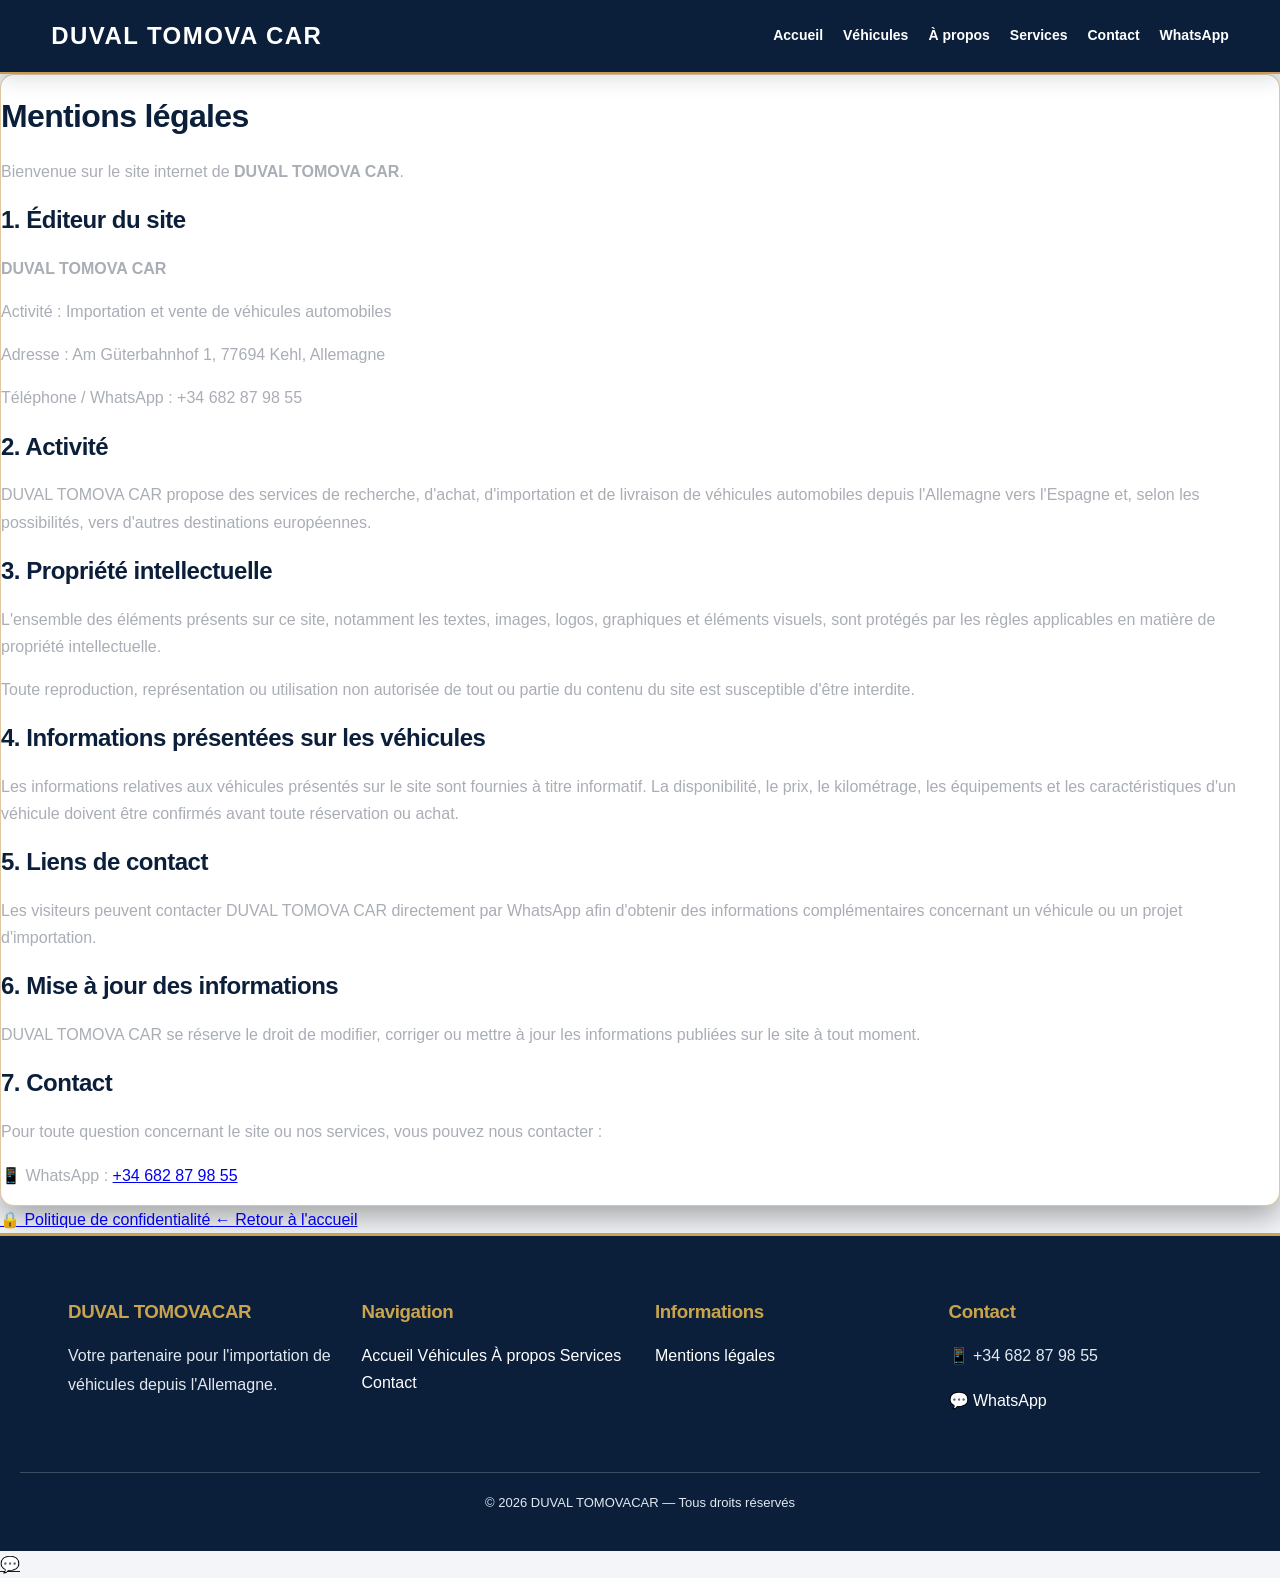
<file: mentions-legales.html>
<!DOCTYPE html>
<html lang="fr">

<head>
    <meta charset="UTF-8">
    <meta name="viewport" content="width=device-width, initial-scale=1.0">

    <title>Mentions légales | DUVAL TOMOVA CAR</title>

    <meta
        name="description"
        content="Mentions légales du site DUVAL TOMOVA CAR."
    >

    <link rel="stylesheet" href="style.css">
</head>

<body>

    <!-- =========================
         NAVIGATION
    ========================== -->

    <nav class="navbar">

        <div class="logo">
            DUVAL TOMOVA CAR
        </div>

        <div class="nav-links">

            <a href="index.html">
                Accueil
            </a>

            <a href="index.html#vehicules">
                Véhicules
            </a>

            <a href="a-propos.html">
                À propos
            </a>

            <a href="services.html">
                Services
            </a>

            <a href="index.html#contact">
                Contact
            </a>

            <a
                href="https://wa.me/34682879855"
                target="_blank"
            >
                WhatsApp
            </a>

        </div>

    </nav>


    <!-- =========================
         CONTENU
    ========================== -->

    <main class="vehicle-detail">

        <h1>
            Mentions légales
        </h1>

        <p>
            Bienvenue sur le site internet de
            <strong>DUVAL TOMOVA CAR</strong>.
        </p>


        <h2>
            1. Éditeur du site
        </h2>

        <p>
            <strong>DUVAL TOMOVA CAR</strong>
        </p>

        <p>
            Activité : Importation et vente de véhicules automobiles
        </p>

        <p>
            Adresse :
            Am Güterbahnhof 1, 77694 Kehl, Allemagne
        </p>

        <p>
            Téléphone / WhatsApp :
            +34 682 87 98 55
        </p>


        <h2>
            2. Activité
        </h2>

        <p>
            DUVAL TOMOVA CAR propose des services de recherche,
            d'achat, d'importation et de livraison de véhicules
            automobiles depuis l'Allemagne vers l'Espagne
            et, selon les possibilités, vers d'autres destinations
            européennes.
        </p>


        <h2>
            3. Propriété intellectuelle
        </h2>

        <p>
            L'ensemble des éléments présents sur ce site,
            notamment les textes, images, logos, graphiques
            et éléments visuels, sont protégés par les règles
            applicables en matière de propriété intellectuelle.
        </p>

        <p>
            Toute reproduction, représentation ou utilisation
            non autorisée de tout ou partie du contenu du site
            est susceptible d'être interdite.
        </p>


        <h2>
            4. Informations présentées sur les véhicules
        </h2>

        <p>
            Les informations relatives aux véhicules présentés
            sur le site sont fournies à titre informatif.
            La disponibilité, le prix, le kilométrage,
            les équipements et les caractéristiques d'un véhicule
            doivent être confirmés avant toute réservation ou achat.
        </p>


        <h2>
            5. Liens de contact
        </h2>

        <p>
            Les visiteurs peuvent contacter DUVAL TOMOVA CAR
            directement par WhatsApp afin d'obtenir des
            informations complémentaires concernant un véhicule
            ou un projet d'importation.
        </p>


        <h2>
            6. Mise à jour des informations
        </h2>

        <p>
            DUVAL TOMOVA CAR se réserve le droit de modifier,
            corriger ou mettre à jour les informations publiées
            sur le site à tout moment.
        </p>


        <h2>
            7. Contact
        </h2>

        <p>
            Pour toute question concernant le site ou nos services,
            vous pouvez nous contacter :
        </p>

        <p>
            📱 WhatsApp :
            <a
                href="https://wa.me/34682879855"
                target="_blank"
            >
                +34 682 87 98 55
            </a>
        </p>

    </main>
<div class="legal-navigation">

    <a href="politique-confidentialite.html">
        🔒 Politique de confidentialité
    </a>

    <a href="index.html">
        ← Retour à l'accueil
    </a>

</div>

    <!-- =========================
         FOOTER
    ========================== -->

    <footer class="main-footer">

        <div class="footer-container">

            <div class="footer-column">

                <h3>
                    DUVAL TOMOVACAR
                </h3>

                <p>
                    Votre partenaire pour l'importation
                    de véhicules depuis l'Allemagne.
                </p>

            </div>


            <div class="footer-column">

                <h3>
                    Navigation
                </h3>

                <a href="index.html">
                    Accueil
                </a>

                <a href="index.html#vehicules">
                    Véhicules
                </a>

                <a href="a-propos.html">
                    À propos
                </a>

                <a href="services.html">
                    Services
                </a>

                <a href="index.html#contact">
                    Contact
                </a>

            </div>


            <div class="footer-column">

                <h3>
                    Informations
                </h3>

                <a href="mentions-legales.html">
                    Mentions légales
                </a>

            </div>


            <div class="footer-column">

                <h3>
                    Contact
                </h3>

                <p>
                    📱 +34 682 87 98 55
                </p>

                <a
                    href="https://wa.me/34682879855"
                    target="_blank"
                >
                    💬 WhatsApp
                </a>

            </div>

        </div>


        <div class="footer-bottom">

            <p>
                © 2026 DUVAL TOMOVACAR — Tous droits réservés
            </p>

        </div>

    </footer>


    <!-- WHATSAPP FLOTTANT -->

    <a
        href="https://wa.me/34682879855?text=Bonjour%20DUVAL%20TOMOVACAR,%20je%20souhaite%20avoir%20des%20informations."
        target="_blank"
        class="whatsapp-floating"
        aria-label="Contacter DUVAL TOMOVACAR sur WhatsApp"
    >
        💬
    </a>

</body>

</html>
</file>
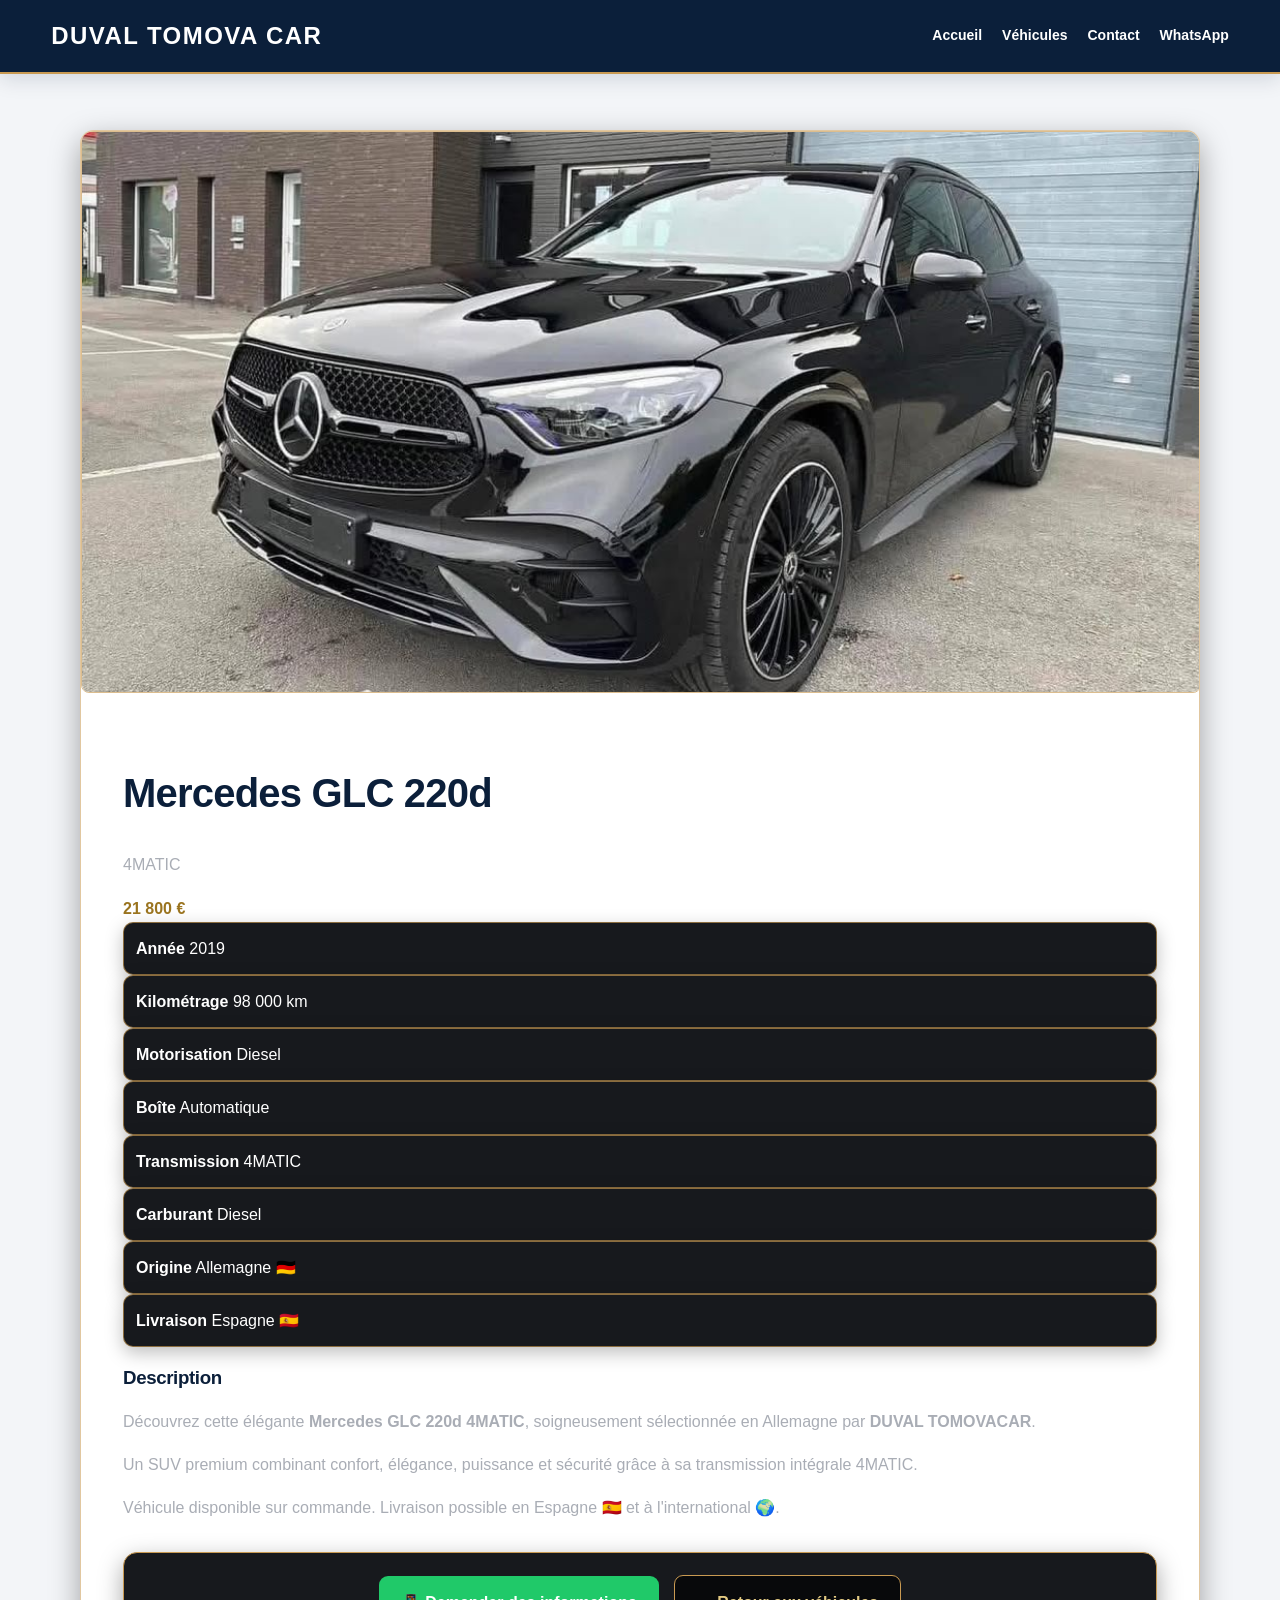
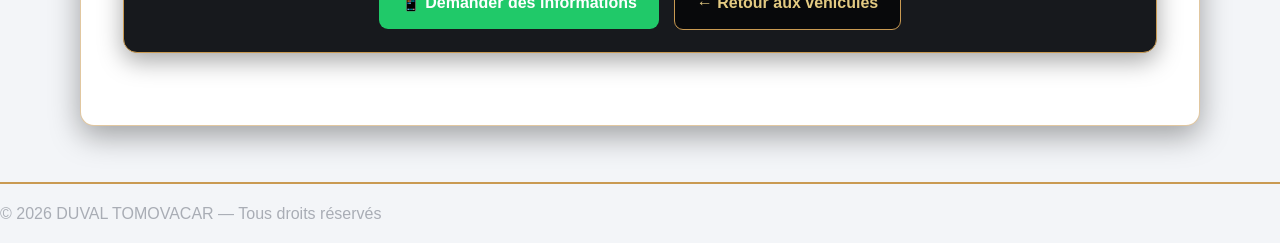
<file: mercedes-glc.html>
<!DOCTYPE html>
<html lang="fr">

<style>
    .vehicle-details-grid > div {
        background-color: #17191D !important;
        color: #FFFFFF !important;
        border: 1px solid rgba(201, 154, 82, 0.55);
        border-radius: 8px;
        padding: 8px;
    }

    .vehicle-details-grid strong,
    .vehicle-details-grid span {
        color: #FFFFFF !important;
    }
</style>
    
<style>
    .vehicle-actions-frame {
        display: flex;
        flex-wrap: wrap;
        justify-content: center;
        align-items: center;
        gap: 15px;
        margin: 30px 0;
        padding: 20px;
        background: #17191D;
        border: 1px solid #C99A52;
        border-radius: 14px;
        box-shadow: 0 6px 18px rgba(0, 0, 0, 0.3);
    }

    .vehicle-actions-frame a {
        display: inline-block;
        padding: 12px 20px;
        border-radius: 10px;
        font-weight: bold;
        text-decoration: none;
        text-align: center;
    }

    .vehicle-actions-frame .contact-button {
        background: #20C969;
        color: #FFFFFF;
    }

    .vehicle-actions-frame .back-button {
        background: #08090B;
        color: #C99A52;
        border: 1px solid #C99A52;
    }

    @media (max-width: 600px) {
        .vehicle-actions-frame {
            flex-direction: column;
        }

        .vehicle-actions-frame a {
            width: 100%;
            box-sizing: border-box;
        }
    }
</style>
<head>
    <meta charset="UTF-8">
    <meta name="viewport" content="width=device-width, initial-scale=1.0">

    <title>Mercedes GLC 220d - DUVAL TOMOVACAR</title>

    <link rel="stylesheet" href="style.css">
</head>

<body>

<nav class="navbar">
    <div class="logo">DUVAL TOMOVA CAR</div>

    <div class="nav-links">
        <a href="index.html">Accueil</a>
        <a href="index.html#vehicules">Véhicules</a>
        <a href="index.html#contact">Contact</a>
        <a href="https://wa.me/34682879855" target="_blank">WhatsApp</a>
    </div>
</nav>


<main class="vehicle-page">

    <div class="vehicle-detail">

        <!-- PHOTO DU VÉHICULE -->
        <img
            src="images/mercedes-glc.jpg.jpg"
            alt="Mercedes GLC 220d 2019"
            class="vehicle-main-image"
        >


        <div class="vehicle-detail-info">

            <h2>Mercedes GLC 220d</h2>

            <p class="vehicle-subtitle">
                4MATIC
            </p>


            <!-- PRIX -->
            <div class="vehicle-price-detail">
                21 800 €
            </div>


            <!-- CARACTÉRISTIQUES -->
            <div class="vehicle-details-grid">

                <div>
                    <strong>Année</strong>
                    <span>2019</span>
                </div>

                <div>
                    <strong>Kilométrage</strong>
                    <span>98 000 km</span>
                </div>

                <div>
                    <strong>Motorisation</strong>
                    <span>Diesel</span>
                </div>

                <div>
                    <strong>Boîte</strong>
                    <span>Automatique</span>
                </div>

                <div>
                    <strong>Transmission</strong>
                    <span>4MATIC</span>
                </div>

                <div>
                    <strong>Carburant</strong>
                    <span>Diesel</span>
                </div>

                <div>
                    <strong>Origine</strong>
                    <span>Allemagne 🇩🇪</span>
                </div>

                <div>
                    <strong>Livraison</strong>
                    <span>Espagne 🇪🇸</span>
                </div>

            </div>


            <!-- DESCRIPTION -->
            <div class="vehicle-description">

                <h3>Description</h3>

                <p>
                    Découvrez cette élégante
                    <strong>Mercedes GLC 220d 4MATIC</strong>,
                    soigneusement sélectionnée en Allemagne par
                    <strong>DUVAL TOMOVACAR</strong>.
                </p>

                <p>
                    Un SUV premium combinant confort, élégance,
                    puissance et sécurité grâce à sa transmission intégrale
                    4MATIC.
                </p>

                <p>
                    Véhicule disponible sur commande.
                    Livraison possible en Espagne 🇪🇸
                    et à l'international 🌍.
                </p>

            </div>


<!-- CADRE DES BOUTONS -->
<div class="vehicle-actions-frame">

    <!-- WHATSAPP -->
    <a
        href="https://wa.me/34682879855?text=Bonjour%20DUVAL%20TOMOVACAR,%20je%20suis%20intéressé%20par%20la%20Mercedes%20GLC%20220d%204MATIC%202019%20à%2021%20800%20€.%20Je%20souhaite%20connaître%20sa%20disponibilité%20et%20les%20conditions%20de%20livraison."
        target="_blank"
        rel="noopener noreferrer"
        class="contact-button"
    >
        📱 Demander des informations
    </a>

    <!-- RETOUR -->
    <a href="index.html" class="back-button">
        ← Retour aux véhicules
    </a>

</div>

    </div>

</main>


<footer>
    <p>
        © 2026 DUVAL TOMOVACAR — Tous droits réservés
    </p>
</footer>


</body>
</html>
</file>
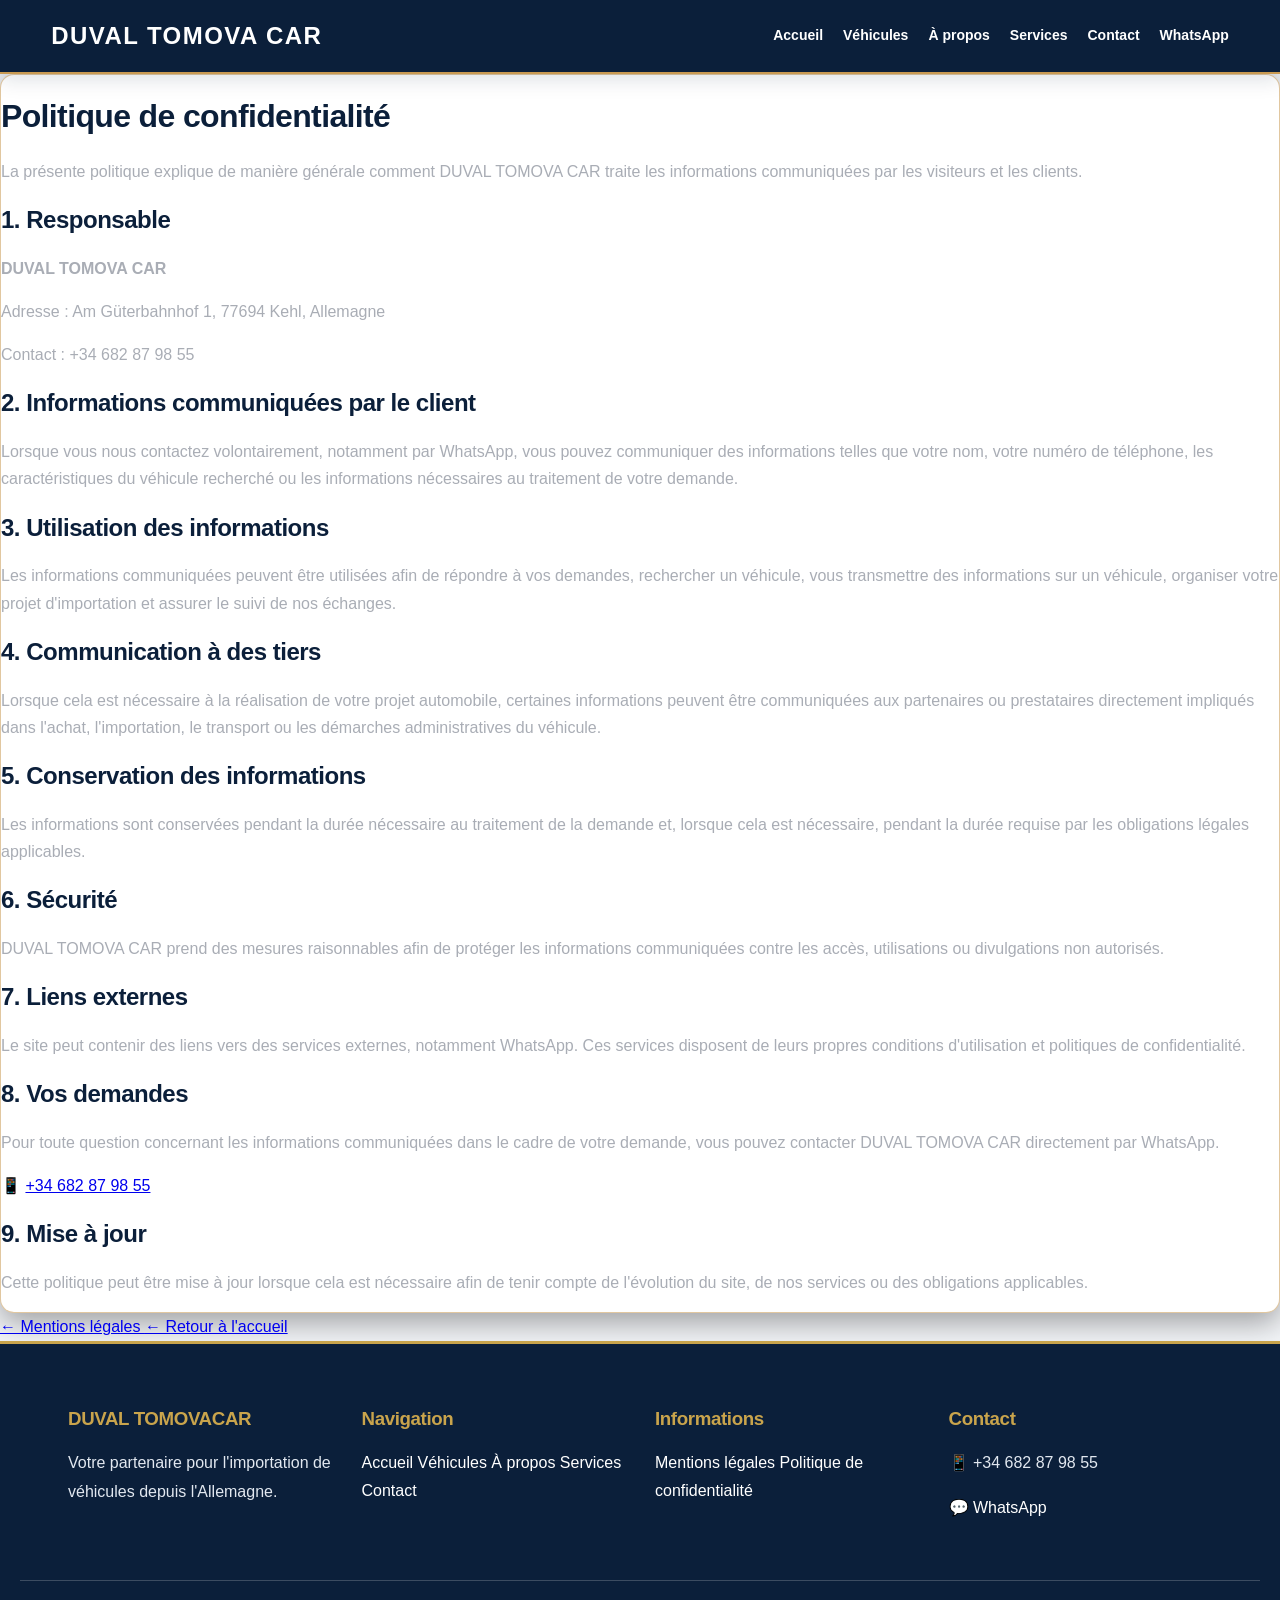
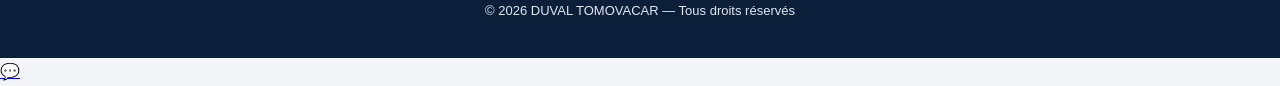
<file: politique-confidentialite.html>
<!DOCTYPE html>
<html lang="fr">

<head>
    <meta charset="UTF-8">
    <meta name="viewport" content="width=device-width, initial-scale=1.0">

    <title>Politique de confidentialité | DUVAL TOMOVA CAR</title>

    <meta
        name="description"
        content="Politique de confidentialité du site DUVAL TOMOVA CAR."
    >

    <link rel="stylesheet" href="style.css">
</head>

<body>

    <!-- =========================
         NAVIGATION
    ========================== -->

    <nav class="navbar">

        <div class="logo">
            DUVAL TOMOVA CAR
        </div>

        <div class="nav-links">

            <a href="index.html">
                Accueil
            </a>

            <a href="index.html#vehicules">
                Véhicules
            </a>

            <a href="a-propos.html">
                À propos
            </a>

            <a href="services.html">
                Services
            </a>

            <a href="index.html#contact">
                Contact
            </a>

            <a
                href="https://wa.me/34682879855"
                target="_blank"
            >
                WhatsApp
            </a>

        </div>

    </nav>


    <!-- =========================
         CONTENU
    ========================== -->

    <main class="vehicle-detail">

        <h1>
            Politique de confidentialité
        </h1>

        <p>
            La présente politique explique de manière générale
            comment DUVAL TOMOVA CAR traite les informations
            communiquées par les visiteurs et les clients.
        </p>


        <h2>
            1. Responsable
        </h2>

        <p>
            <strong>DUVAL TOMOVA CAR</strong>
        </p>

        <p>
            Adresse :
            Am Güterbahnhof 1, 77694 Kehl, Allemagne
        </p>

        <p>
            Contact :
            +34 682 87 98 55
        </p>


        <h2>
            2. Informations communiquées par le client
        </h2>

        <p>
            Lorsque vous nous contactez volontairement,
            notamment par WhatsApp, vous pouvez communiquer
            des informations telles que votre nom, votre numéro
            de téléphone, les caractéristiques du véhicule recherché
            ou les informations nécessaires au traitement
            de votre demande.
        </p>


        <h2>
            3. Utilisation des informations
        </h2>

        <p>
            Les informations communiquées peuvent être utilisées
            afin de répondre à vos demandes, rechercher un véhicule,
            vous transmettre des informations sur un véhicule,
            organiser votre projet d'importation et assurer
            le suivi de nos échanges.
        </p>


        <h2>
            4. Communication à des tiers
        </h2>

        <p>
            Lorsque cela est nécessaire à la réalisation de votre
            projet automobile, certaines informations peuvent être
            communiquées aux partenaires ou prestataires directement
            impliqués dans l'achat, l'importation, le transport ou
            les démarches administratives du véhicule.
        </p>


        <h2>
            5. Conservation des informations
        </h2>

        <p>
            Les informations sont conservées pendant la durée
            nécessaire au traitement de la demande et, lorsque
            cela est nécessaire, pendant la durée requise par
            les obligations légales applicables.
        </p>


        <h2>
            6. Sécurité
        </h2>

        <p>
            DUVAL TOMOVA CAR prend des mesures raisonnables afin
            de protéger les informations communiquées contre
            les accès, utilisations ou divulgations non autorisés.
        </p>


        <h2>
            7. Liens externes
        </h2>

        <p>
            Le site peut contenir des liens vers des services
            externes, notamment WhatsApp. Ces services disposent
            de leurs propres conditions d'utilisation et politiques
            de confidentialité.
        </p>


        <h2>
            8. Vos demandes
        </h2>

        <p>
            Pour toute question concernant les informations
            communiquées dans le cadre de votre demande,
            vous pouvez contacter DUVAL TOMOVA CAR directement
            par WhatsApp.
        </p>

        <p>
            📱
            <a
                href="https://wa.me/34682879855"
                target="_blank"
            >
                +34 682 87 98 55
            </a>
        </p>


        <h2>
            9. Mise à jour
        </h2>

        <p>
            Cette politique peut être mise à jour lorsque cela
            est nécessaire afin de tenir compte de l'évolution
            du site, de nos services ou des obligations applicables.
        </p>

    </main>
<div class="legal-navigation">

    <a href="mentions-legales.html">
        ← Mentions légales
    </a>

    <a href="index.html">
        ← Retour à l'accueil
    </a>

</div>

    <!-- =========================
         FOOTER
    ========================== -->

    <footer class="main-footer">

        <div class="footer-container">

            <div class="footer-column">

                <h3>
                    DUVAL TOMOVACAR
                </h3>

                <p>
                    Votre partenaire pour l'importation
                    de véhicules depuis l'Allemagne.
                </p>

            </div>


            <div class="footer-column">

                <h3>
                    Navigation
                </h3>

                <a href="index.html">
                    Accueil
                </a>

                <a href="index.html#vehicules">
                    Véhicules
                </a>

                <a href="a-propos.html">
                    À propos
                </a>

                <a href="services.html">
                    Services
                </a>

                <a href="index.html#contact">
                    Contact
                </a>

            </div>


            <div class="footer-column">

                <h3>
                    Informations
                </h3>

                <a href="mentions-legales.html">
                    Mentions légales
                </a>

                <a href="politique-confidentialite.html">
                    Politique de confidentialité
                </a>

            </div>


            <div class="footer-column">

                <h3>
                    Contact
                </h3>

                <p>
                    📱 +34 682 87 98 55
                </p>

                <a
                    href="https://wa.me/34682879855"
                    target="_blank"
                >
                    💬 WhatsApp
                </a>

            </div>

        </div>


        <div class="footer-bottom">

            <p>
                © 2026 DUVAL TOMOVACAR — Tous droits réservés
            </p>

        </div>

    </footer>


    <!-- WHATSAPP FLOTTANT -->

    <a
        href="https://wa.me/34682879855?text=Bonjour%20DUVAL%20TOMOVACAR,%20je%20souhaite%20avoir%20des%20informations."
        target="_blank"
        class="whatsapp-floating"
        aria-label="Contacter DUVAL TOMOVACAR sur WhatsApp"
    >
        💬
    </a>

</body>

</html>
</file>
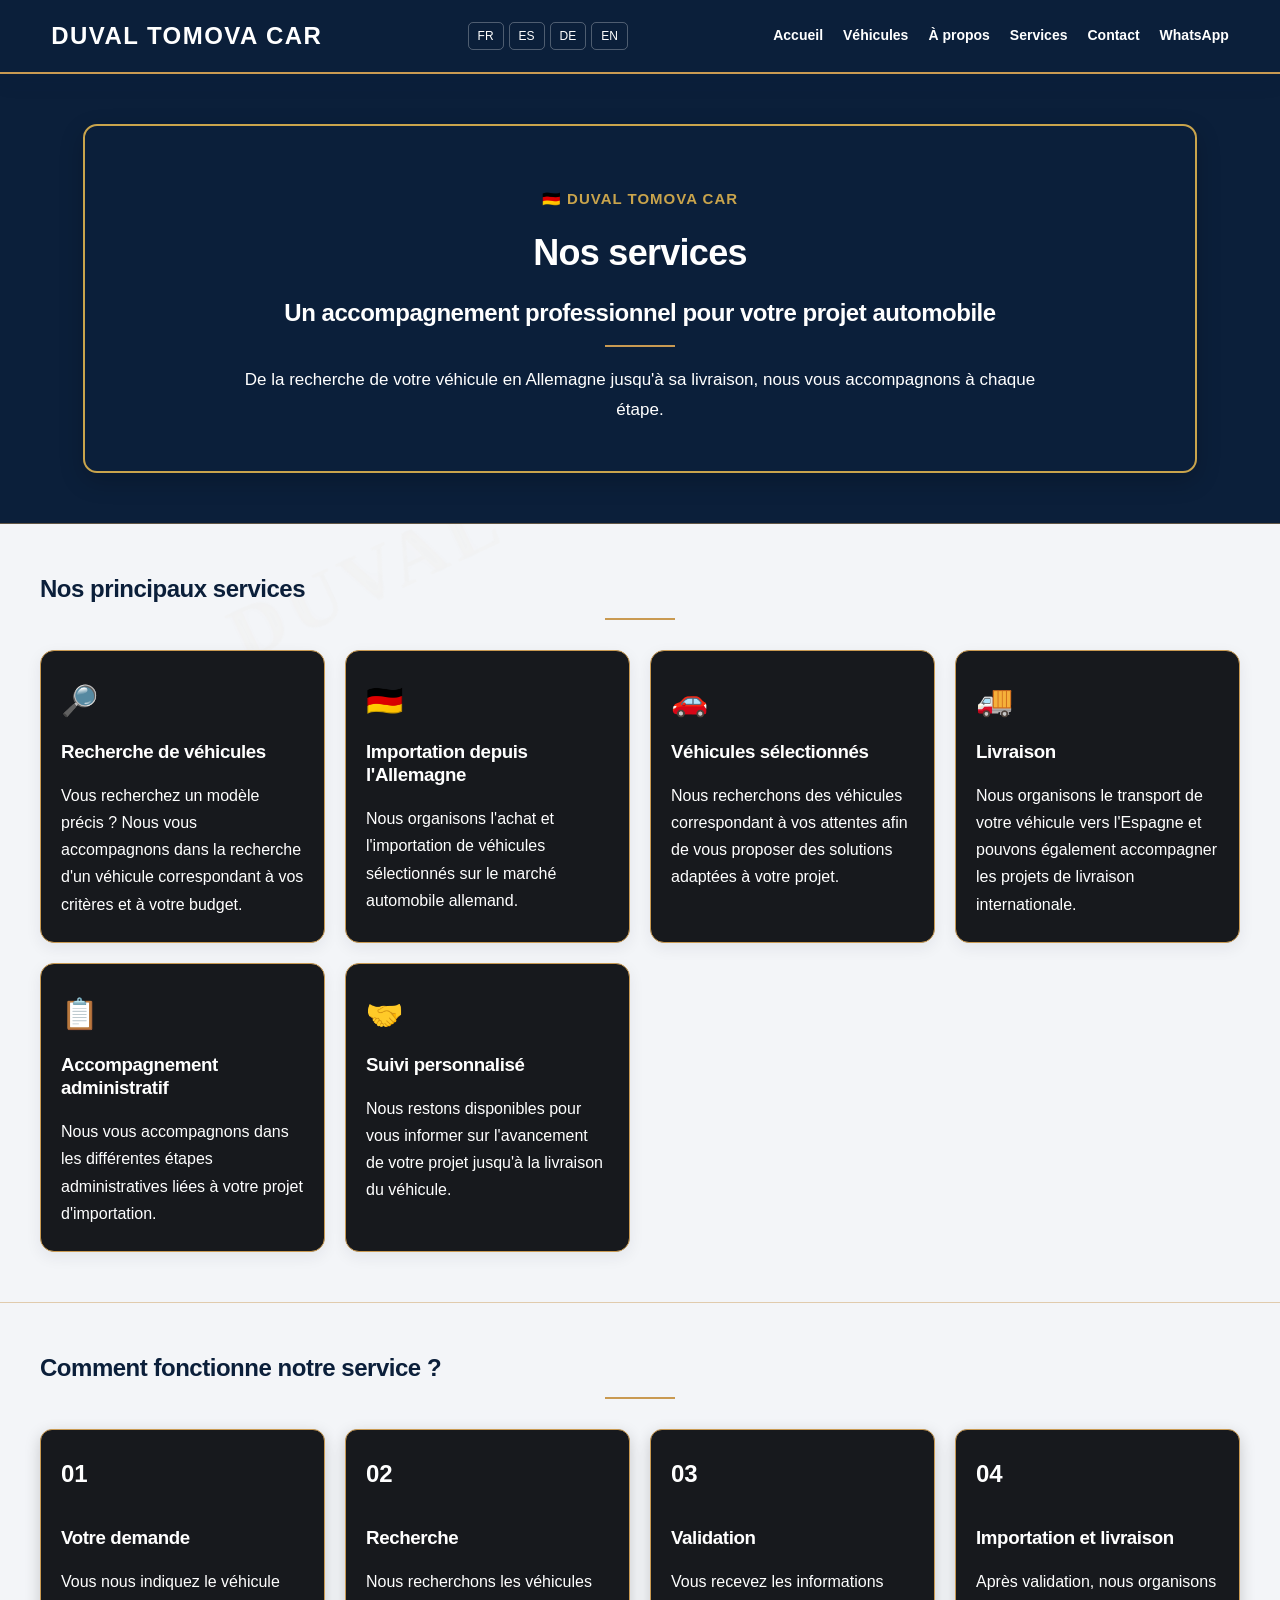
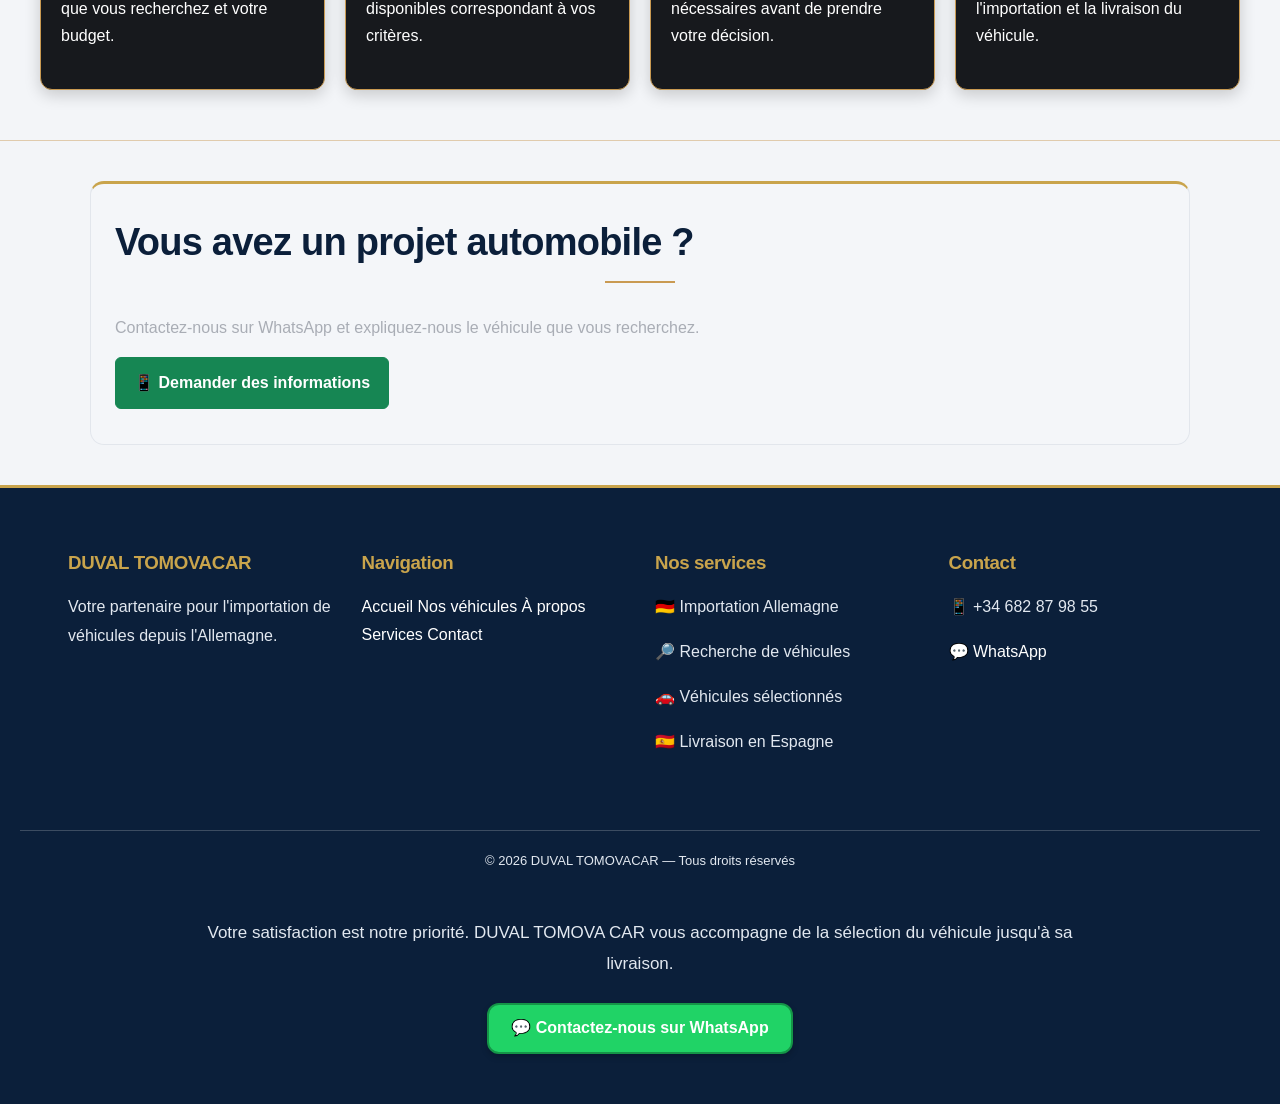
<file: services.html>
<!DOCTYPE html>
<html lang="fr">

<head>
    <meta charset="UTF-8">
    <meta name="viewport" content="width=device-width, initial-scale=1.0">

    <title>Nos services | DUVAL TOMOVA CAR</title>

    <meta
        name="description"
        content="Découvrez les services de DUVAL TOMOVA CAR : recherche, importation et livraison de véhicules depuis l'Allemagne."
    >

    <link rel="stylesheet" href="style.css">
    <style>
    .services-hero {
        background: #0b1f3a;
        padding: 50px 20px;
    }

    .services-frame {
        max-width: 1050px;
        margin: 0 auto;
        padding: 45px 30px;
        text-align: center;
        background: #0b1f3a;
        border: 2px solid #c9a44c;
        border-radius: 14px;
        box-shadow: 0 8px 25px rgba(0, 0, 0, 0.2);
    }

    .services-frame .hero-label {
        color: #c9a44c;
        font-weight: bold;
        font-size: 15px;
        letter-spacing: 1px;
        line-height: 1.7;
        margin-bottom: 18px;
    }

    .services-frame h1,
    .services-frame h2,
    .services-frame .hero-text {
        color: #ffffff;
    }

    .services-frame h1 {
        font-size: 36px;
        margin: 0 0 20px;
    }

    .services-frame h2 {
        font-size: 24px;
        line-height: 1.5;
        margin: 0 0 18px;
    }

    .services-frame .hero-text {
        font-size: 17px;
        line-height: 1.8;
        max-width: 800px;
        margin: 0 auto;
    }

    @media (max-width: 600px) {
        .services-hero {
            padding: 30px 15px;
        }

        .services-frame {
            padding: 30px 18px;
        }

        .services-frame h1 {
            font-size: 28px;
        }

        .services-frame h2 {
            font-size: 20px;
        }

        .services-frame .hero-label {
            font-size: 13px;
        }

        .services-frame .hero-text {
            font-size: 16px;
        }
    }

.footer-promo {
    padding: 30px 20px;
    text-align: center;
    color: #ffffff;
    font-size: 17px;
    line-height: 1.8;
}

.footer-promo p {
    max-width: 900px;
    margin: 0 auto 24px;
}

.footer-promo-button {
    display: inline-block;
    padding: 12px 22px;
    background: #20d366 !important;
    color: #ffffff !important;
    text-decoration: none !important;
    font-weight: bold;
    font-size: 16px;
    border: 2px solid #159447;
    border-radius: 12px;
    box-shadow: 0 3px 6px rgba(0, 0, 0, 0.2);
    line-height: 1.4;
}
</style>
</head>

<body>

    <!-- NAVIGATION -->

    <nav class="navbar">

        <div class="logo">
            DUVAL TOMOVA CAR
        </div>
<div class="language-selector">
    <button type="button" onclick="changeLanguage('fr')">FR</button>
    <button type="button" onclick="changeLanguage('es')">ES</button>
    <button type="button" onclick="changeLanguage('de')">DE</button>
    <button type="button" onclick="changeLanguage('en')">EN</button>
</div>
        <div class="nav-links">

    <a href="index.html">
        Accueil
    </a>

    <a href="index.html#vehicules">
        Véhicules
    </a>

    <a href="a-propos.html">
        À propos
    </a>

    <a href="services.html">
        Services
    </a>

    <a href="index.html#contact">
        Contact
    </a>

    <a
        href="https://wa.me/34682879855"
        target="_blank"
    >
        WhatsApp
    </a>

</div>

    </nav>


    <!-- HERO -->

<section class="services-hero">

    <div class="services-frame">

        <p class="hero-label">
            🇩🇪 DUVAL TOMOVA CAR
        </p>

        <h1>
            Nos services
        </h1>

        <h2>
            Un accompagnement professionnel
            pour votre projet automobile
        </h2>

        <p class="hero-text">
            De la recherche de votre véhicule en Allemagne
            jusqu'à sa livraison, nous vous accompagnons
            à chaque étape.
        </p>

    </div>

</section>

    <!-- SERVICES -->

    <section class="why-us">

        <h2>
            Nos principaux services
        </h2>

        <div class="why-us-container">

            <div class="why-us-card">

                <div class="why-icon">
                    🔎
                </div>

                <h3>
                    Recherche de véhicules
                </h3>

                <p>
                    Vous recherchez un modèle précis ?
                    Nous vous accompagnons dans la recherche
                    d'un véhicule correspondant à vos critères
                    et à votre budget.
                </p>

            </div>


            <div class="why-us-card">

                <div class="why-icon">
                    🇩🇪
                </div>

                <h3>
                    Importation depuis l'Allemagne
                </h3>

                <p>
                    Nous organisons l'achat et l'importation
                    de véhicules sélectionnés sur le marché
                    automobile allemand.
                </p>

            </div>


            <div class="why-us-card">

                <div class="why-icon">
                    🚗
                </div>

                <h3>
                    Véhicules sélectionnés
                </h3>

                <p>
                    Nous recherchons des véhicules correspondant
                    à vos attentes afin de vous proposer
                    des solutions adaptées à votre projet.
                </p>

            </div>


            <div class="why-us-card">

                <div class="why-icon">
                    🚚
                </div>

                <h3>
                    Livraison
                </h3>

                <p>
                    Nous organisons le transport de votre véhicule
                    vers l'Espagne et pouvons également accompagner
                    les projets de livraison internationale.
                </p>

            </div>


            <div class="why-us-card">

                <div class="why-icon">
                    📋
                </div>

                <h3>
                    Accompagnement administratif
                </h3>

                <p>
                    Nous vous accompagnons dans les différentes
                    étapes administratives liées à votre projet
                    d'importation.
                </p>

            </div>


            <div class="why-us-card">

                <div class="why-icon">
                    🤝
                </div>

                <h3>
                    Suivi personnalisé
                </h3>

                <p>
                    Nous restons disponibles pour vous informer
                    sur l'avancement de votre projet jusqu'à
                    la livraison du véhicule.
                </p>

            </div>

        </div>

    </section>


    <!-- PROCESSUS -->

    <section class="how-it-works">

        <h2>
            Comment fonctionne notre service ?
        </h2>

        <div class="steps-container">

            <div class="step">

                <span>01</span>

                <h3>
                    Votre demande
                </h3>

                <p>
                    Vous nous indiquez le véhicule que vous
                    recherchez et votre budget.
                </p>

            </div>


            <div class="step">

                <span>02</span>

                <h3>
                    Recherche
                </h3>

                <p>
                    Nous recherchons les véhicules disponibles
                    correspondant à vos critères.
                </p>

            </div>


            <div class="step">

                <span>03</span>

                <h3>
                    Validation
                </h3>

                <p>
                    Vous recevez les informations nécessaires
                    avant de prendre votre décision.
                </p>

            </div>


            <div class="step">

                <span>04</span>

                <h3>
                    Importation et livraison
                </h3>

                <p>
                    Après validation, nous organisons
                    l'importation et la livraison du véhicule.
                </p>

            </div>

        </div>

    </section>


    <!-- CTA -->

    <section class="contact-section">

        <h2>
            Vous avez un projet automobile ?
        </h2>

        <p>
            Contactez-nous sur WhatsApp et expliquez-nous
            le véhicule que vous recherchez.
        </p>

        <a
            href="https://wa.me/34682879855?text=Bonjour%20DUVAL%20TOMOVACAR,%20je%20recherche%20un%20véhicule%20et%20je%20souhaite%20obtenir%20des%20informations."
            target="_blank"
            class="whatsapp-button"
        >
            📱 Demander des informations
        </a>

    </section>


    <!-- FOOTER -->

    <footer class="main-footer">

        <div class="footer-container">

            <div class="footer-column">

                <h3>
                    DUVAL TOMOVACAR
                </h3>

                <p>
                    Votre partenaire pour l'importation
                    de véhicules depuis l'Allemagne.
                </p>

            </div>


            <div class="footer-column">

                <h3>
                    Navigation
                </h3>

                <a href="index.html">
                    Accueil
                </a>

                <a href="index.html#vehicules">
                    Nos véhicules
                </a>

                <a href="a-propos.html">
                    À propos
                </a>

                <a href="services.html">
                    Services
                </a>

                <a href="index.html#contact">
                    Contact
                </a>

            </div>


            <div class="footer-column">

                <h3>
                    Nos services
                </h3>

                <p>
                    🇩🇪 Importation Allemagne
                </p>

                <p>
                    🔎 Recherche de véhicules
                </p>

                <p>
                    🚗 Véhicules sélectionnés
                </p>

                <p>
                    🇪🇸 Livraison en Espagne
                </p>

            </div>


            <div class="footer-column">

                <h3>
                    Contact
                </h3>

                <p>
                    📱 +34 682 87 98 55
                </p>

                <a
                    href="https://wa.me/34682879855"
                    target="_blank"
                >
                    💬 WhatsApp
                </a>

            </div>

        </div>

        <div class="footer-bottom">

            <p>
                © 2026 DUVAL TOMOVACAR — Tous droits réservés
            </p>

        </div>

<div class="footer-promo">
    <p>
        Votre satisfaction est notre priorité.
        DUVAL TOMOVA CAR vous accompagne de la sélection
        du véhicule jusqu'à sa livraison.
    </p>

    <a
        href="https://wa.me/34682879855"
        target="_blank"
        rel="noopener noreferrer"
        class="footer-promo-button"
    >
        💬 Contactez-nous sur WhatsApp
    </a>
</div>
        
    </footer>


    <!-- WHATSAPP FLOTTANT -->

    <a
        href="https://wa.me/34682879855?text=Bonjour%20DUVAL%20TOMOVACAR,%20je%20souhaite%20avoir%20des%20informations."
        target="_blank"
        class="whatsapp-floating"
        aria-label="Contacter DUVAL TOMOVACAR sur WhatsApp"
    >
    </a>

</body>

</html>
</file>
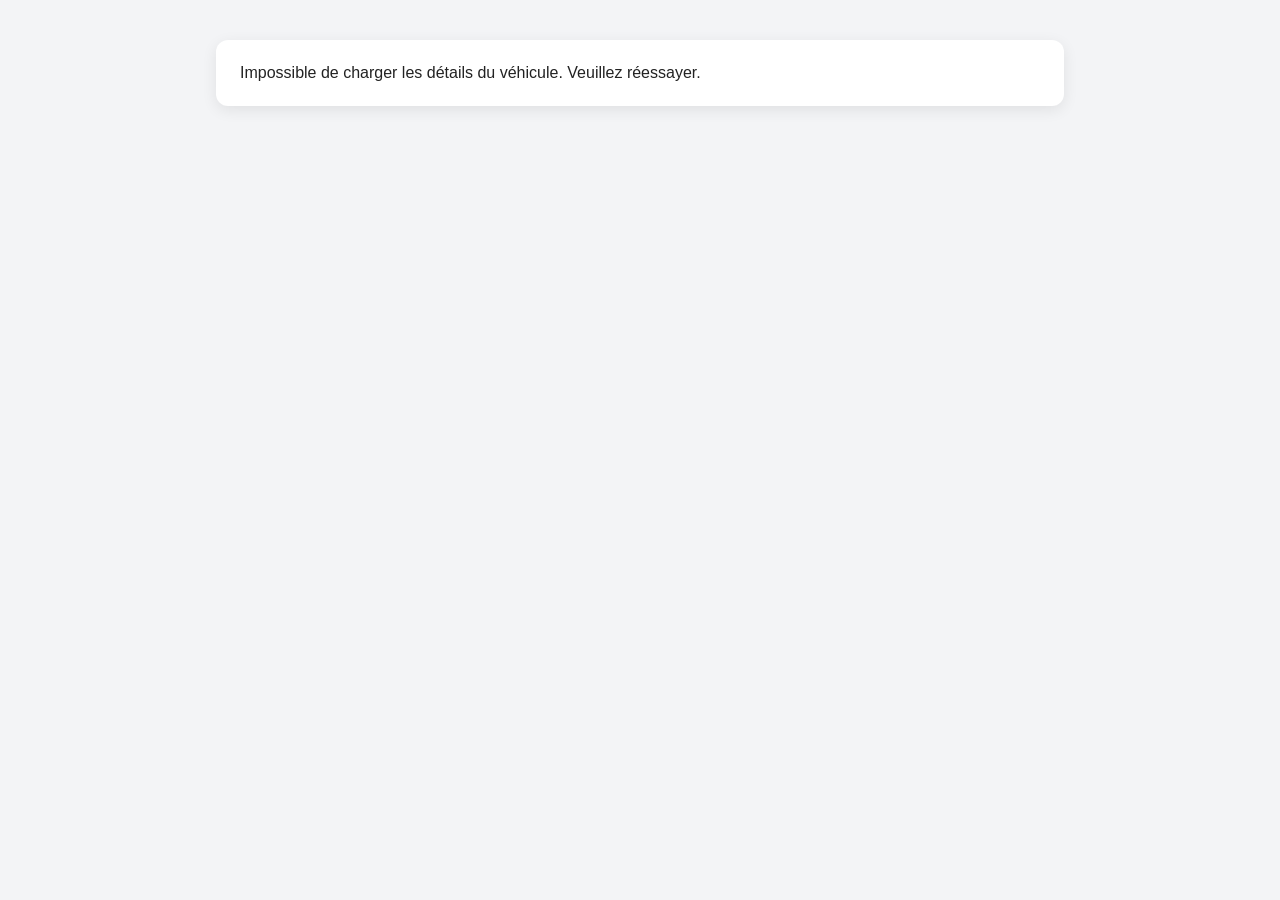
<file: vehicule.html>
<!DOCTYPE html>
<html lang="fr">
<head>
  <meta charset="UTF-8">
  <meta name="viewport" content="width=device-width, initial-scale=1">
  <title>Détails du véhicule - DUVAL TOMOVA CAR</title>
  <style>
    body {
      font-family: Arial, sans-serif;
      background: #f3f4f6;
      margin: 0;
      padding: 20px;
      color: #222;
    }
    .vehicle-details {
      max-width: 800px;
      margin: 20px auto;
      padding: 24px;
      background: white;
      border-radius: 12px;
      box-shadow: 0 4px 15px #00000015;
    }
    h1 { color: #0b3d91; }
    .photos img {
      width: 100%;
      max-height: 420px;
      object-fit: contain;
      margin: 8px 0;
      border-radius: 8px;
    }
    .button {
      display: inline-block;
      background: #0b3d91;
      color: white;
      padding: 12px 18px;
      border-radius: 6px;
      text-decoration: none;
      font-weight: bold;
      margin: 8px 8px 0 0;
    }
    .whatsapp { background: #111827; }
  </style>
</head>
<body>
  <main class="vehicle-details" id="vehicle-details">
    <p>Chargement du véhicule...</p>
  </main>

  <script>
  (async function () {
    const container = document.getElementById("vehicle-details");
    const id = new URLSearchParams(location.search).get("id");

    try {
      const response = await fetch(
        "https://duvaltomova-publish.duvaltomovacar.workers.dev/api/vehicles"
      );
      if (!response.ok) throw new Error("Chargement impossible");

      const data = await response.json();
      const vehicle = (data.vehicles || []).find(v => String(v.id) === id);

      if (!vehicle) {
        container.innerHTML = "<h1>Véhicule introuvable</h1><p>Vérifiez le lien ou retournez au catalogue.</p><a class='button' href='index.html'>Retour aux véhicules</a>";
        return;
      }

      const title = document.createElement("h1");
      title.textContent = vehicle.title || "Véhicule";
      container.replaceChildren(title);

      const photos = document.createElement("div");
      photos.className = "photos";
      (vehicle.images || []).forEach((path, i) => {
        const img = document.createElement("img");
        img.src = path.startsWith("http") ? path : "/duvaltomovacar" + (path.startsWith("/") ? path : "/" + path);
        img.alt = (vehicle.title || "Véhicule") + " photo " + (i + 1);
        photos.appendChild(img);
      });
      container.appendChild(photos);

      const description = document.createElement("p");
      description.textContent = vehicle.description || "Aucune description disponible.";
      container.appendChild(description);

      const price = document.createElement("h2");
      price.textContent = "Prix : " + Number(vehicle.price).toLocaleString("fr-FR") + " €";
      container.appendChild(price);

      const whatsapp = document.createElement("a");
      whatsapp.className = "button whatsapp";
      whatsapp.href = "https://wa.me/34682879855?text=" + encodeURIComponent("Bonjour, je suis intéressé par " + (vehicle.title || "ce véhicule") + ".");
      whatsapp.target = "_blank";
      whatsapp.rel = "noopener noreferrer";
      whatsapp.textContent = "Demander sur WhatsApp";
      container.appendChild(whatsapp);

      const back = document.createElement("a");
      back.className = "button";
      back.href = "index.html#vehicules";
      back.textContent = "Retour aux véhicules";
      container.appendChild(back);
    } catch (error) {
      container.textContent = "Impossible de charger les détails du véhicule. Veuillez réessayer.";
      console.error(error);
    }
  })();
  </script>
</body>
</html>
</file>
<file: style.css>
/* =====================================================
   DUVAL TOMOVA CAR — DESIGN PREMIUM / LUXE
   Couleurs : bleu nuit, or et blanc perle
   Feuille de style consolidée
   ===================================================== */

:root {
    --lux-navy: #08090B;
    --lux-blue: #17191D;
    --lux-gold: #C99A52;
    --lux-gold-light: #E3CA82;
    --lux-white: #FFFFFF;
    --lux-bg: #08090B;
    --lux-text: #FFFFFF;
    --lux-muted: #A9ADB5;
    --lux-border: rgba(201, 154, 82, 0.55);
    --lux-shadow: 0 10px 30px rgba(0, 0, 0, 0.35);
}

/* BASE GÉNÉRALE */
html {
    scroll-behavior: smooth;
    scroll-padding-top: 100px;
}

body {
    margin: 0;
    color: var(--lux-text);
    background: var(--lux-bg);
    font-family: "Segoe UI", Arial, sans-serif;
    line-height: 1.7;
    -webkit-font-smoothing: antialiased;
}

img {
    max-width: 100%;
}

h1, h2, h3, h4 {
    color: var(--lux-navy);
    line-height: 1.25;
    letter-spacing: -0.02em;
}

p {
    color: var(--lux-muted);
}

/* NAVIGATION PREMIUM */
.navbar {
    position: sticky;
    top: 0;
    z-index: 1000;
    display: flex;
    flex-wrap: wrap;
    align-items: center;
    justify-content: space-between;
    gap: 14px 24px;
    min-height: 74px;
    padding: 12px clamp(16px, 4vw, 56px);
    box-sizing: border-box;
    background: var(--lux-navy);
    border-bottom: 2px solid var(--lux-gold);
    box-shadow: 0 5px 20px rgba(11, 31, 58, 0.14);
}

.logo {
    color: var(--lux-white);
    font-size: clamp(17px, 2vw, 24px);
    font-weight: 800;
    letter-spacing: 0.06em;
}

.nav-links {
    display: flex;
    flex-wrap: wrap;
    align-items: center;
    gap: 8px 20px;
}

.nav-links a {
    color: var(--lux-white);
    font-size: 14px;
    font-weight: 600;
    text-decoration: none;
    transition: color 0.2s ease;
}

.nav-links a:hover,
.nav-links a:focus-visible {
    color: var(--lux-gold-light);
}

.language-selector {
    display: flex;
    flex-wrap: wrap;
    align-items: center;
    gap: 5px;
}

.language-selector button {
    padding: 6px 9px;
    color: var(--lux-white);
    background: transparent;
    border: 1px solid rgba(255,255,255,0.28);
    border-radius: 5px;
    font-size: 12px;
    cursor: pointer;
    transition: all 0.2s ease;
}

.language-selector button:hover,
.language-selector button.active {
    color: var(--lux-navy);
    background: var(--lux-gold);
    border-color: var(--lux-gold);
}

/* BOUTONS */
.btn-primary,
.vehicle-button,
.vehicle-details-button {
    display: inline-flex;
    align-items: center;
    justify-content: center;
    box-sizing: border-box;
    padding: 11px 18px;
    color: var(--lux-white);
    background: var(--lux-navy);
    border: 1px solid var(--lux-navy);
    border-radius: 6px;
    font-weight: 700;
    text-decoration: none;
    transition: transform 0.2s ease,
                background 0.2s ease,
                border-color 0.2s ease;
}

.btn-primary:hover,
.vehicle-button:hover,
.vehicle-details-button:hover {
    color: var(--lux-navy);
    background: var(--lux-gold);
    border-color: var(--lux-gold);
    transform: translateY(-2px);
}

.btn-whatsapp,
.vehicle-whatsapp,
.whatsapp-button,
.footer-whatsapp {
    display: inline-flex;
    align-items: center;
    justify-content: center;
    box-sizing: border-box;
    padding: 11px 18px;
    color: var(--lux-white);
    background: #168653;
    border: 1px solid #168653;
    border-radius: 6px;
    font-weight: 700;
    text-decoration: none;
    transition: transform 0.2s ease, background 0.2s ease;
}

.btn-whatsapp:hover,
.vehicle-whatsapp:hover,
.whatsapp-button:hover,
.footer-whatsapp:hover {
    background: #116C42;
    transform: translateY(-2px);
}

/* SECTIONS */
section {
    scroll-margin-top: 100px;
}

.contact-section,
.about-section,
.services-section {
    padding: clamp(40px, 6vw, 80px) clamp(16px, 5vw, 64px);
}

.contact-section {
    background: var(--lux-bg);
    border-top: 1px solid var(--lux-border);
}

.contact-section h2,
.about-section h2,
.services-section h2 {
    margin-top: 0;
    font-size: clamp(26px, 3vw, 38px);
}

/* CATALOGUE : CARTES UNIFORMES */
.vehicles-container {
    display: grid;
    grid-template-columns: repeat(auto-fit, minmax(min(100%, 230px), 1fr));
    align-items: stretch;
    gap: 24px;
    width: 100%;
    max-width: 1300px;
    margin: 28px auto;
    padding: 0 16px;
    box-sizing: border-box;
}

.vehicle,
.vehicle-card {
    width: 100%;
    max-width: none;
    min-width: 0;
    margin: 0;
    box-sizing: border-box;
    overflow: hidden;
    background: #17191D;
    border: 1px solid var(--lux-border);
    border-radius: 10px;
    box-shadow: var(--lux-shadow);
    transition: transform 0.25s ease, box-shadow 0.25s ease;
}

.vehicle:hover,
.vehicle-card:hover {
    transform: translateY(-4px);
    box-shadow: 0 16px 36px rgba(11, 31, 58, 0.14);
}

.vehicle img,
.vehicle-card img {
    display: block;
    width: 100%;
    height: 170px;
    object-fit: cover;
    border-radius: 0;
    margin: 0;
}

.vehicle h3,
.vehicle-card h3 {
    margin: 14px 14px 6px;
    color: var(--lux-navy);
    font-size: 18px;
}

.vehicle p {
    margin: 7px 14px;
    font-size: 13px;
    overflow-wrap: anywhere;
}

.vehicle strong,
.vehicle-price {
    color: #9A741F;
}

.vehicle .vehicle-button,
.vehicle .vehicle-details-button,
.vehicle .vehicle-whatsapp {
    margin: 8px 12px 12px;
    max-width: calc(100% - 24px);
    text-align: center;
}

/* FICHES DÉTAILLÉES */
.vehicle-page {
    width: 100%;
    max-width: 1160px;
    margin: 36px auto;
    padding: 20px;
    box-sizing: border-box;
}

.vehicle-detail {
    overflow: hidden;
    background: var(--lux-white);
    border: 1px solid var(--lux-border);
    border-radius: 14px;
    box-shadow: var(--lux-shadow);
}

.vehicle-main-image {
    display: block;
    width: 100%;
    max-height: 560px;
    object-fit: cover;
}

.vehicle-detail-info {
    padding: clamp(20px, 4vw, 42px);
}

.vehicle-detail-info h2 {
    color: var(--lux-navy);
    font-size: clamp(27px, 4vw, 40px);
}

.vehicle-price-detail {
    color: #9A741F;
    font-weight: 800;
}

.vehicle-details-grid {
    grid-template-columns: repeat(auto-fit, minmax(150px, 1fr));
    gap: 12px;
}

.vehicle-details-grid div {
    background: var(--lux-bg);
    border: 1px solid var(--lux-border);
    border-radius: 8px;
}

/* EN-TÊTES DES PAGES INTÉRIEURES */
.site-header {
    padding: clamp(32px, 5vw, 64px) 20px;
    background: linear-gradient(135deg, var(--lux-navy), var(--lux-blue));
    border-bottom: 3px solid var(--lux-gold);
    text-align: center;
}

.site-header h1,
.site-header h2,
.site-header p {
    color: var(--lux-white);
}

/* PIED DE PAGE */
.main-footer {
    padding-top: 42px;
    color: #E8EDF4;
    background: #081629;
    border-top: 3px solid var(--lux-gold);
}

.footer-container {
    display: grid;
    grid-template-columns: repeat(auto-fit, minmax(180px, 1fr));
    gap: 30px;
    width: 100%;
    max-width: 1300px;
    margin: 0 auto;
    padding: 0 clamp(18px, 4vw, 48px) 32px;
    box-sizing: border-box;
}

.main-footer h3 {
    color: var(--lux-gold-light);
}

.main-footer p,
.main-footer a {
    color: #D0D8E4;
}

.main-footer a {
    text-decoration: none;
}

.main-footer a:hover {
    color: var(--lux-gold-light);
}

.footer-bottom {
    padding: 16px;
    border-top: 1px solid rgba(255,255,255,0.12);
    text-align: center;
}

.footer-bottom p {
    margin: 0;
    font-size: 13px;
}

/* ACCESSIBILITÉ */
a:focus-visible,
button:focus-visible {
    outline: 3px solid var(--lux-gold);
    outline-offset: 3px;
}

/* MOBILE ET TABLETTE */
@media (max-width: 900px) {
    .navbar {
        justify-content: center;
    }

    .nav-links {
        justify-content: center;
        gap: 10px 14px;
    }

    .language-selector {
        justify-content: center;
    }
}

@media (max-width: 600px) {
    .navbar {
        position: relative;
        padding: 14px;
    }

    .nav-links {
        width: 100%;
        gap: 10px 12px;
    }

    .nav-links a {
        font-size: 13px;
    }

    .vehicles-container {
        grid-template-columns: repeat(2, minmax(0, 1fr));
        gap: 12px;
        padding: 0 10px;
    }

    .vehicle img,
    .vehicle-card img {
        height: 120px;
    }

    .vehicle h3,
    .vehicle-card h3 {
        margin: 10px 10px 5px;
        font-size: 15px;
    }

    .vehicle p {
        margin: 6px 10px;
        font-size: 12px;
    }

    .vehicle .vehicle-button,
    .vehicle .vehicle-details-button,
    .vehicle .vehicle-whatsapp {
        margin: 6px 8px 10px;
        max-width: calc(100% - 16px);
        padding: 9px 10px;
        font-size: 12px;
    }

    .vehicle-detail-info {
        padding: 20px;
    }

    .vehicle-details-grid {
        grid-template-columns: repeat(2, minmax(0, 1fr));
    }

    .footer-container {
        grid-template-columns: repeat(2, minmax(0, 1fr));
        gap: 20px;
    }
}

@media (max-width: 360px) {
    .vehicles-container {
        grid-template-columns: 1fr;
    }

    .vehicle .vehicle-button,
    .vehicle .vehicle-details-button,
    .vehicle .vehicle-whatsapp {
        width: calc(100% - 16px);
    }
}

@media (prefers-reduced-motion: reduce) {
    html {
        scroll-behavior: auto;
    }

    *,
    *::before,
    *::after {
        transition-duration: 0.01ms !important;
        animation-duration: 0.01ms !important;
    }
}

/* DUVAL TOMOVA CAR — RESTAURATION DES CARTES ET DES CADRES */

:root {
  --lux-navy: #0B1F3A;
  --lux-gold: #C9A44C;
     --lux-bg: #0B1F3A;
  --lux-white: #FFFFFF;
}

/* Cartes des sections et des étapes */
.why-card,
.benefit-card,
.feature-card,
.step,
.service-card,
.about-card {
  background: #17191D;
  border: 1px solid rgba(201, 154, 82, 0.55);
  border-radius: 14px;
  padding: 24px;
  box-shadow: 0 5px 18px rgba(11, 31, 58, 0.08);
}

/* Alignement des étapes */
.steps-container {
  display: grid;
  grid-template-columns: repeat(4, minmax(0, 1fr));
  gap: 20px;
}

/* Espacement des sections */
section {
  padding-top: 40px;
  padding-bottom: 40px;
}

/* Cartes des véhicules */
.vehicle {
  background: #ffffff;
  border: 1px solid #e1e5eb;
  border-radius: 14px;
  overflow: hidden;
  box-shadow: 0 5px 18px rgba(11, 31, 58, 0.08);
}

/* Titres des cartes */
.why-card h3,
.benefit-card h3,
.feature-card h3,
.step h3,
.service-card h3,
.about-card h3 {
  color: #0B1F3A;
}

/* Affichage sur téléphone */
@media (max-width: 768px) {
  .steps-container {
    grid-template-columns: 1fr;
  }

  .why-card,
  .benefit-card,
  .feature-card,
  .step,
  .service-card,
  .about-card {
    padding: 18px;
  }
}

/* ==========================================
   DUVAL TOMOVA CAR — RESTAURATION DES CADRES
   Ordinateur + téléphone
========================================== */

/* Fond général et sections */
body {
    background: #0B1F3A;
}

.why-us,
.how-it-works,
#vehicules {
    padding: 50px 24px;
    box-sizing: border-box;
}

.why-us > h2,
.how-it-works > h2,
#vehicules > h2 {
    max-width: 1200px;
    margin: 0 auto 30px;
}

/* Cartes : Pourquoi nous choisir */
.why-us-container {
    display: grid;
    grid-template-columns: repeat(4, minmax(0, 1fr));
    gap: 22px;
    max-width: 1200px;
    margin: 0 auto;
}

.why-us-card {
    box-sizing: border-box;
    min-width: 0;
    padding: 25px;
    background: #ffffff;
    border: 1px solid #e2e6ec;
    border-radius: 14px;
    box-shadow: 0 8px 24px rgba(11, 31, 58, 0.09);
}

.why-us-card .why-icon {
    margin-bottom: 14px;
    font-size: 30px;
}

.why-us-card h3 {
    color: #0B1F3A;
    margin-top: 0;
}

.why-us-card p {
    color: #657186;
    margin-bottom: 0;
}

/* Cadres : Comment ça marche */
.steps-container {
    display: grid;
    grid-template-columns: repeat(4, minmax(0, 1fr));
    gap: 22px;
    max-width: 1200px;
    margin: 0 auto;
}

.step {
    box-sizing: border-box;
    min-width: 0;
    padding: 25px;
    background: #ffffff;
    border: 1px solid #e2e6ec;
    border-radius: 14px;
    box-shadow: 0 8px 24px rgba(11, 31, 58, 0.09);
}

.step > span {
    display: inline-block;
    margin-bottom: 12px;
    color: #C9A44C;
    font-size: 24px;
    font-weight: 800;
}

.step h3 {
    color: #0B1F3A;
}

.step p {
    color: #657186;
}

/* Cadres : véhicules */
.vehicles-container {
    display: grid;
    grid-template-columns: repeat(3, minmax(0, 1fr));
    gap: 24px;
    max-width: 1200px;
    margin: 0 auto;
    align-items: stretch;
}

.vehicle {
    box-sizing: border-box;
    min-width: 0;
    padding: 18px;
    background: #ffffff;
    border: 1px solid #e2e6ec;
    border-radius: 14px;
    box-shadow: 0 8px 24px rgba(11, 31, 58, 0.09);
    overflow: hidden;
}

.vehicle img {
    display: block;
    width: 100%;
    height: 220px;
    object-fit: cover;
    border-radius: 9px;
}

.vehicle h3 {
    color: #0B1F3A;
}

.vehicle p {
    color: #657186;
}

.vehicle-button,
.vehicle-details-button {
    display: inline-block;
    padding: 12px 18px;
    margin: 8px 6px 8px 0;
    border: 1px solid #C9A44C;
    border-radius: 8px;
    background: #0B1F3A;
    color: #ffffff !important;
    text-decoration: none;
    font-weight: 700;
}

.vehicle-whatsapp {
    display: inline-block;
    box-sizing: border-box;
    padding: 12px 18px;
    margin: 8px 0;
    border: 1px solid #16845B;
    border-radius: 8px;
    background: #111827;
    color: #ffffff !important;
    text-decoration: none;
    font-weight: 700;
}

/* Contact encadré */
.contact-section {
    box-sizing: border-box;
    margin: 40px auto;
    padding: 35px 24px;
    max-width: 1100px;
    background: #F4F6F9;
    border: 1px solid #e2e6ec;
    border-top: 3px solid #C9A44C;
    border-radius: 14px;
}

/* Tablettes */
@media (max-width: 1000px) {
    .why-us-container,
    .steps-container {
        grid-template-columns: repeat(2, minmax(0, 1fr));
    }

    .vehicles-container {
        grid-template-columns: repeat(2, minmax(0, 1fr));
    }
}

/* Téléphones */
@media (max-width: 600px) {
    .why-us,
    .how-it-works,
    #vehicules {
        padding: 32px 16px;
    }

    .why-us-container,
    .steps-container,
    .vehicles-container {
        grid-template-columns: minmax(0, 1fr);
        gap: 18px;
    }

    .why-us-card,
    .step,
    .vehicle {
        padding: 18px;
    }

    .vehicle img {
        height: 220px;
    }
}

/* Cadres des services sous la bannière */
.hero-services {
    display: grid;
    grid-template-columns: repeat(4, minmax(0, 1fr));
    gap: 20px;
    width: min(1100px, 92%);
    margin: 30px auto;
}

.hero-service {
    box-sizing: border-box;
    padding: 22px 18px;
    background: #ffffff;
    border: 1px solid #d9e0e8;
    border-radius: 12px;
    box-shadow: 0 4px 14px rgba(11, 31, 58, 0.08);
    text-align: center;
    color: #0b1f3a;
    line-height: 1.6;
}

.hero-service h3 {
    margin: 0 0 8px;
    color: #0b1f3a;
    font-size: 17px;
}

.hero-service p {
    margin: 0;
    color: #4b5563;
    font-size: 14px;
}

@media (max-width: 768px) {
    .hero-services {
        grid-template-columns: repeat(2, minmax(0, 1fr));
        gap: 12px;
    }

    .hero-service {
        padding: 16px 12px;
    }
}

@media (max-width: 420px) {
    .hero-services {
        grid-template-columns: 1fr;
    }
}

/* Grand cadre de la bannière d'accueil */
.home-hero .hero-overlay {
    box-sizing: border-box;
    width: min(1100px, 92%);
    margin: 35px auto;
    padding: 45px 40px;
    background: #ffffff;
    border: 2px solid #c9a44c;
    border-radius: 18px;
    box-shadow: 0 8px 28px rgba(11, 31, 58, 0.12);
}

/* Contenu de la bannière */
.home-hero .hero-content {
    max-width: 900px;
    margin: 0 auto;
    text-align: center;
}

.home-hero .hero-content h1 {
    color: #0b1f3a;
}

.home-hero .hero-content h2 {
    color: #0b1f3a;
    margin-bottom: 16px;
}

.home-hero .hero-content p {
    color: #4b5563;
    line-height: 1.8;
}

/* Adaptation aux téléphones */
@media (max-width: 600px) {
    .home-hero .hero-overlay {
        width: 94%;
        margin: 20px auto;
        padding: 28px 18px;
        border-radius: 14px;
    }
}

/* Fond général professionnel */
body {
    background-color: #F3F5F8;
    color: #0B1F3A;
}

/* Titres du site */
h1, h2, h3 {
    color: #0B1F3A;
}

/* Bannière premium DUVAL TOMOVA CAR */
.home-hero {
    background-color: #0B1F3A;
    padding: 45px 0;
}

.home-hero .hero-overlay {
    box-sizing: border-box;
    width: min(1100px, 92%);
    margin: 0 auto;
    padding: 45px 35px;
    background-color: #0B1F3A;
    border: 2px solid #C9A44C;
    border-radius: 18px;
    box-shadow: 0 8px 25px rgba(0, 0, 0, 0.18);
}

.home-hero .hero-content {
    max-width: 900px;
    margin: 0 auto;
    text-align: center;
}

.home-hero .hero-content h1,
.home-hero .hero-content h2,
.home-hero .hero-content p {
    color: #FFFFFF;
}

.home-hero .hero-content h1 {
    margin-bottom: 18px;
}

.home-hero .hero-content h2 {
    margin-bottom: 16px;
}

.home-hero .hero-content p {
    line-height: 1.8;
}

/* Adaptation aux téléphones */
@media (max-width: 600px) {
    .home-hero {
        padding: 25px 0;
    }

    .home-hero .hero-overlay {
        padding: 28px 18px;
    }
}

/* Boutons premium DUVAL TOMOVA CAR */
.hero-content a,
.vehicle-button,
.vehicle-details-button {
    display: inline-block;
    background-color: #C9A44C;
    color: #0B1F3A !important;
    border: 1px solid #C9A44C;
    border-radius: 8px;
    padding: 13px 22px;
    font-weight: 700;
    text-decoration: none;
    transition: background-color 0.25s ease,
                color 0.25s ease,
                transform 0.25s ease;
}

.hero-content a:hover,
.vehicle-button:hover,
.vehicle-details-button:hover {
    background-color: #0B1F3A;
    color: #FFFFFF !important;
    transform: translateY(-2px);
}

/* Bouton WhatsApp : conserver le vert reconnaissable */
.vehicle-whatsapp {
    background-color: #25D366;
    color: #FFFFFF !important;
    border: 1px solid #25D366;
    border-radius: 8px;
}

.vehicle-whatsapp:hover {
    background-color: #128C7E;
    color: #FFFFFF !important;
}

/* Cartes des véhicules : style premium */
.vehicles-container {
    display: grid;
    grid-template-columns: repeat(3, minmax(0, 1fr));
    gap: 25px;
    align-items: stretch;
}

.vehicle,
#published-vehicles .vehicle {
    box-sizing: border-box;
    background-color: #FFFFFF;
    border: 1px solid #D8DEE8;
    border-radius: 14px;
    padding: 20px;
    box-shadow: 0 5px 18px rgba(11, 31, 58, 0.09);
    overflow: hidden;
    transition: transform 0.25s ease,
                box-shadow 0.25s ease,
                border-color 0.25s ease;
}

.vehicle:hover,
#published-vehicles .vehicle:hover {
    transform: translateY(-4px);
    border-color: #C9A44C;
    box-shadow: 0 10px 25px rgba(11, 31, 58, 0.14);
}

.vehicle img,
#published-vehicles .vehicle img {
    display: block;
    width: 100%;
    max-width: 100%;
    height: 220px;
    object-fit: cover;
    border-radius: 9px;
}

.vehicle h3,
#published-vehicles .vehicle h3 {
    color: #0B1F3A;
    margin-top: 16px;
}

.vehicle p,
#published-vehicles .vehicle p {
    color: #4B5563;
    line-height: 1.6;
}

/* Affichage sur tablette et téléphone */
@media (max-width: 850px) {
    .vehicles-container {
        grid-template-columns: repeat(2, minmax(0, 1fr));
    }
}

@media (max-width: 560px) {
    .vehicles-container {
        grid-template-columns: 1fr;
    }

    .vehicle,
    #published-vehicles .vehicle {
        padding: 15px;
    }
}

/* Cartes de présentation et étapes */
.why-us-card,
.step {
    box-sizing: border-box;
    background: #FFFFFF;
    border: 1px solid #D8DEE8;
    border-radius: 14px;
    padding: 24px 20px;
    box-shadow: 0 5px 16px rgba(11, 31, 58, 0.07);
    transition: border-color 0.25s ease,
                transform 0.25s ease,
                box-shadow 0.25s ease;
}

.why-us-card:hover,
.step:hover {
    border-color: #C9A44C;
    transform: translateY(-3px);
    box-shadow: 0 8px 22px rgba(11, 31, 58, 0.12);
}

.why-us-card h3,
.step h3 {
    color: #0B1F3A;
}

.why-us-card p,
.step p {
    color: #4B5563;
    line-height: 1.7;
}

/* Espacement des cartes */
.why-us-container,
.steps-container {
    gap: 20px;
}

/* Adaptation aux écrans plus petits */
@media (max-width: 768px) {
    .why-us-container,
    .steps-container {
        grid-template-columns: repeat(2, minmax(0, 1fr));
    }
}

@media (max-width: 480px) {
    .why-us-container,
    .steps-container {
        grid-template-columns: 1fr;
    }
}

/* Pied de page premium */
.main-footer {
    background-color: #0B1F3A;
    color: #FFFFFF;
    padding: 45px 20px 20px;
    border-top: 3px solid #C9A44C;
}

.main-footer h3,
.main-footer h4 {
    color: #C9A44C;
}

.main-footer p,
.main-footer li {
    color: #E2E8F0;
    line-height: 1.8;
}

.main-footer a {
    color: #FFFFFF;
    text-decoration: none;
    transition: color 0.2s ease;
}

.main-footer a:hover {
    color: #C9A44C;
}

.footer-bottom {
    border-top: 1px solid rgba(255, 255, 255, 0.2);
    margin-top: 25px;
    padding-top: 18px;
    text-align: center;
}

.footer-whatsapp {
    display: inline-block;
    background-color: #25D366;
    color: #FFFFFF !important;
    padding: 11px 18px;
    border-radius: 8px;
    font-weight: 700;
}

.footer-whatsapp:hover {
    background-color: #128C7E;
}

/* Masquer les éventuels marqueurs décoratifs en bas de page */
body::after {
    content: none !important;
}

/* Supprimer l'espace parasite sous le pied de page */
html,
body {
    margin-bottom: 0 !important;
    padding-bottom: 0 !important;
}

.main-footer {
    margin-bottom: 0 !important;
}

/* CADRE PREMIUM - PAGE À PROPOS */
.about-hero {
    background: #0B1F3A;
    border: 2px solid #C9A44C;
    border-radius: 16px;
    padding: 40px 30px;
    margin: 35px auto;
    max-width: 1100px;
    text-align: center;
    box-shadow: 0 8px 24px rgba(11, 31, 58, 0.15);
    box-sizing: border-box;
}

.about-hero .about-label {
    color: #C9A44C;
    font-weight: bold;
    margin-bottom: 18px;
}

.about-hero h1 {
    color: #FFFFFF;
    margin-bottom: 20px;
}

.about-hero h2 {
    color: #FFFFFF;
    margin-bottom: 18px;
}

.about-hero p {
    color: #FFFFFF;
    line-height: 1.8;
    max-width: 850px;
    margin: 0 auto;
}

@media (max-width: 600px) {
    .about-hero {
        margin: 20px 12px;
        padding: 28px 18px;
    }
}

/* =====================================
   CADRE PROFESSIONNEL DES VOITURES
   DUVAL TOMOVA CAR
===================================== */

.vehicle-details-grid > div {
    background: #17191D !important;
    color: #FFFFFF !important;
    border: 1px solid rgba(201, 154, 82, 0.65);
    border-radius: 10px;
    padding: 12px;
    box-shadow: 0 4px 12px rgba(0, 0, 0, 0.25);
    transition: border-color 0.25s ease,
                transform 0.25s ease;
}

.vehicle-details-grid > div:hover {
    border-color: #E3CA82;
    transform: translateY(-2px);
}

.vehicle-details-grid strong,
.vehicle-details-grid span {
    color: #FFFFFF !important;
}

.vehicle-actions-frame {
    display: flex;
    flex-wrap: wrap;
    justify-content: center;
    align-items: center;
    gap: 15px;
    margin: 30px 0;
    padding: 22px;
    background: #17191D;
    border: 1px solid #C99A52;
    border-radius: 14px;
    box-shadow: 0 8px 24px rgba(0, 0, 0, 0.35);
}

.vehicle-actions-frame a {
    display: inline-block;
    padding: 13px 22px;
    border-radius: 9px;
    font-weight: bold;
    text-decoration: none;
    text-align: center;
    transition: transform 0.2s ease,
                opacity 0.2s ease;
}

.vehicle-actions-frame a:hover {
    transform: translateY(-2px);
    opacity: 0.9;
}

.vehicle-actions-frame .contact-button {
    background: #20C969;
    color: #FFFFFF !important;
}

.vehicle-actions-frame .back-button {
    background: #08090B;
    color: #E3CA82 !important;
    border: 1px solid #C99A52;
}

@media (max-width: 600px) {
    .vehicle-actions-frame {
        flex-direction: column;
    }

    .vehicle-actions-frame a {
        width: 100%;
        box-sizing: border-box;
    }
}


/* FILIGRANE LUXE NOIR ET OR */
body {
    position: relative;
    isolation: isolate;
}

body::before {
    content: "DUVAL TOMOVA CAR";
    position: fixed;
    top: 50%;
    left: 50%;
    transform: translate(-50%, -50%) rotate(-18deg);
    width: 100%;
    text-align: center;

    color: #C99A52;
    opacity: 0.16;

    font-family: Georgia, "Times New Roman", serif;
    font-size: clamp(30px, 7vw, 100px);
    font-weight: 900;
    letter-spacing: 5px;
    line-height: 1.2;
    white-space: nowrap;

    text-shadow:
        0 0 2px rgba(201, 154, 82, 0.5),
        2px 2px 0 rgba(0, 0, 0, 0.8);

    pointer-events: none;
    z-index: -1;
}

/* =========================================
   CADRES PROFESSIONNELS NOIR ET OR
   DUVAL TOMOVA CAR
========================================= */

:root {
    --frame-gold: #C99A52;
    --frame-gold-light: #E3CA82;
    --frame-black: #08090B;
    --frame-surface: #17191D;
}

/* Grandes sections du site */
section {
    position: relative;
    border-bottom: 1px solid rgba(201, 154, 82, 0.45);
}

/* Titres des sections : soulignement doré */
section h2 {
    position: relative;
}

section h2::after {
    content: "";
    display: block;
    width: 70px;
    height: 2px;
    margin: 14px auto 0;
    background: var(--frame-gold);
}

/* Cartes et blocs courants */
.vehicle-card,
.vehicle-details-grid > div,
.step,
.feature-card,
.service-card,
.contact-card {
    background-color: var(--frame-surface);
    border: 1px solid rgba(201, 154, 82, 0.65);
    border-radius: 10px;
    box-shadow: 0 6px 18px rgba(0, 0, 0, 0.25);
    transition: border-color 0.25s ease,
                box-shadow 0.25s ease;
}

/* Effet doré au survol */
.vehicle-card:hover,
.vehicle-details-grid > div:hover,
.step:hover,
.feature-card:hover,
.service-card:hover,
.contact-card:hover {
    border-color: var(--frame-gold-light);
    box-shadow: 0 8px 24px rgba(201, 154, 82, 0.15);
}

/* Photos des voitures */
.vehicle-card img,
.vehicle-main-image {
    border: 1px solid rgba(201, 154, 82, 0.65);
    border-radius: 8px;
}

/* Menu principal */
.navbar {
    border-bottom: 2px solid var(--frame-gold);
}

/* Pied de page */
footer {
    border-top: 2px solid var(--frame-gold);
}

/* Cadre des boutons */
.vehicle-actions-frame {
    border: 1px solid var(--frame-gold);
    border-radius: 14px;
}

/* Adaptation aux petits écrans */
@media (max-width: 600px) {
    section {
        padding-left: 12px;
        padding-right: 12px;
    }
}

/* COMMENT ÇA MARCHE : CARTES BLANCHES */
.steps-container .step {
    background: #17191D !important;
    color: #FFFFFF !important;
    border: 1px solid #C99A52 !important;
    border-radius: 12px;
    box-shadow: 0 5px 16px rgba(0, 0, 0, 0.18);
}

.steps-container .step h3,
.steps-container .step h4,
.steps-container .step p,
.steps-container .step span,
.steps-container .step strong {
    color: #FFFFFF !important;
}

/* FILIGRANE VOITURE DUVAL TOMOVA CAR */
body::after {
    content: "";
    position: fixed;
    top: 50%;
    left: 50%;
    width: min(90vw, 1000px);
    height: 65vh;

    background-image: url("images/filigrane-voiture.png");
    background-repeat: no-repeat;
    background-position: center;
    background-size: contain;

    opacity: 0.18;
    transform: translate(-50%, -50%);
    pointer-events: none;
    z-index: 1;
}

/* CARTES DES VOITURES PUBLIÉES AUTOMATIQUEMENT */
#published-vehicles .vehicle {
    background: #111214;
    color: #FFFFFF;
    border: 1px solid #C99A52;
    border-radius: 14px;
    padding: 18px;
    margin-bottom: 25px;
    box-shadow: 0 10px 30px rgba(0, 0, 0, 0.35);
    overflow: hidden;
}

#published-vehicles .vehicle h3 {
    color: #E3CA82;
    font-size: 22px;
    margin: 12px 0;
}

#published-vehicles .vehicle p {
    color: #FFFFFF;
    line-height: 1.6;
}

#published-vehicles .vehicle img {
    border: 1px solid rgba(201, 154, 82, 0.5);
}

#published-vehicles .vehicle-details-button,
#published-vehicles .vehicle-whatsapp {
    display: block;
    text-align: center;
    padding: 12px;
    margin-top: 12px;
    border-radius: 8px;
    font-weight: bold;
    text-decoration: none;
}

#published-vehicles .vehicle-details-button {
    background: #C99A52;
    color: #08090B;
}

#published-vehicles .vehicle-whatsapp {
    background: #168A49;
    color: #FFFFFF;
}

#published-vehicles .vehicle-details-button:hover,
#published-vehicles .vehicle-whatsapp:hover {
    opacity: 0.85;
}

/* CADRES PLUS PETITS POUR LES VOITURES PUBLIÉES */
#published-vehicles .vehicle {
    max-width: 300px;
    padding: 12px;
    margin: 0 auto 20px;
}

#published-vehicles .vehicle img {
    height: 150px !important;
}

#published-vehicles .vehicle h3 {
    font-size: 18px;
    margin: 8px 0;
}

#published-vehicles .vehicle p {
    font-size: 14px;
    margin: 8px 0;
}

#published-vehicles .vehicle-details-button,
#published-vehicles .vehicle-whatsapp {
    padding: 9px;
    font-size: 13px;
    margin-top: 8px;
}

/* ALIGNER LES VOITURES PUBLIÉES CÔTE À CÔTE */
#published-vehicles {
    display: grid;
    grid-template-columns: repeat(3, minmax(0, 1fr));
    gap: 20px;
    align-items: start;
}

#published-vehicles .vehicle {
    width: 100%;
    max-width: none;
    min-width: 0;
    margin: 0;
    box-sizing: border-box;
}

/* ADAPTATION AUX PETITS ÉCRANS */
@media (max-width: 768px) {
    #published-vehicles {
        grid-template-columns: repeat(2, minmax(0, 1fr));
        gap: 12px;
    }
}

@media (max-width: 480px) {
    #published-vehicles {
        grid-template-columns: 1fr;
    }
}

/* CADRES AUTOMATIQUES ENCORE PLUS COMPACTS */
#published-vehicles {
    gap: 12px;
}

#published-vehicles .vehicle {
    padding: 8px;
    border-radius: 10px;
}

#published-vehicles .vehicle img {
    height: 110px !important;
    margin-bottom: 6px !important;
}

#published-vehicles .vehicle h3 {
    font-size: 16px;
    margin: 6px 0;
}

#published-vehicles .vehicle p {
    font-size: 12px;
    line-height: 1.4;
    margin: 5px 0;
}

#published-vehicles .vehicle-details-button,
#published-vehicles .vehicle-whatsapp {
    padding: 7px 5px;
    font-size: 11px;
    margin-top: 6px;
}

/* MÊME COULEUR POUR TOUS LES CADRES DE VOITURES */
.vehicle {
    background-color: #17191D !important;
    border: 1px solid #C99A52 !important;
    border-radius: 14px;
    color: #FFFFFF;
    box-shadow: 0 5px 16px rgba(0, 0, 0, 0.30);
}

.vehicle h3 {
    color: #E3CA82 !important;
}

.vehicle p,
.vehicle p strong {
    color: #FFFFFF !important;
}

/* RÉDUIRE LES TROIS PREMIÈRES VOITURES */
#vehicules > .vehicle,
#vehicles > .vehicle {
    padding: 8px !important;
    box-sizing: border-box;
}

#vehicules > .vehicle img,
#vehicles > .vehicle img {
    width: 100%;
    height: 150px;
    object-fit: cover;
}

#vehicules > .vehicle h3,
#vehicles > .vehicle h3 {
    font-size: 18px;
    margin: 8px 0;
}

#vehicules > .vehicle p,
#vehicles > .vehicle p {
    font-size: 13px;
    margin: 6px 0;
}

/* BMW X1, MERCEDES GLC ET AUDI RS3 : STYLE COMPACT */
#vehicules .vehicle,
#vehicles .vehicle {
    height: auto !important;
    min-height: 285px;
    padding: 8px !important;
    box-sizing: border-box !important;
    background: #17191D !important;
    border: 1px solid #C99A52 !important;
    border-radius: 8px !important;
    overflow: visible !important;
    box-shadow: 0 4px 10px rgba(0, 0, 0, 0.25);
}

#vehicules .vehicle img,
#vehicles .vehicle img {
    width: 100% !important;
    height: 100px !important;
    object-fit: cover !important;
    border-radius: 5px !important;
    display: block;
    margin-bottom: 6px !important;
}

#vehicules .vehicle h3,
#vehicles .vehicle h3 {
    color: #E3CA82 !important;
    font-size: 14px !important;
    margin: 5px 0 !important;
}

#vehicules .vehicle p,
#vehicles .vehicle p {
    color: #FFFFFF !important;
    font-size: 11px !important;
    line-height: 1.35 !important;
    margin: 4px 0 !important;
}

#vehicules .vehicle .vehicle-button,
#vehicles .vehicle .vehicle-button,
#vehicules .vehicle .vehicle-whatsapp,
#vehicles .vehicle .vehicle-whatsapp {
    display: block !important;
    width: 100% !important;
    box-sizing: border-box !important;
    padding: 8px 4px !important;
    margin-top: 6px !important;
    text-align: center !important;
    font-size: 11px !important;
}

/* MÊMES COULEURS POUR LES CARTES AVANTAGES */
.why-card,
.benefit-card,
.feature-card {
    background: #17191D !important;
    color: #FFFFFF !important;
    border: 1px solid #C99A52 !important;
}

.why-card *,
.benefit-card *,
.feature-card * {
    color: #FFFFFF !important;
}

/* CARTES POURQUOI CHOISIR - MÊME STYLE */
.why-us .why-us-container .why-us-card {
    background: #17191D !important;
    color: #FFFFFF !important;
    border: 1px solid #C99A52 !important;
}

.why-us .why-us-container .why-us-card h3,
.why-us .why-us-container .why-us-card p,
.why-us .why-us-container .why-us-card .why-icon {
    color: #FFFFFF !important;
}

/* CADRES DES SERVICES DANS LE HERO */
.hero-services .hero-service {
    background: #17191D !important;
    color: #FFFFFF !important;
    border: 1px solid #C99A52 !important;
}

.hero-services .hero-service strong,
.hero-services .hero-service small,
.hero-services .hero-service span {
    color: #FFFFFF !important;
}

/* SECTION CONTACT - STYLE SOMBRE ET DORÉ */
#contact.contact-section {
    background: #17191D !important;
    color: #FFFFFF !important;
    border: 1px solid #C99A52 !important;
}

#contact.contact-section h2,
#contact.contact-section p,
#contact.contact-section p a:not(.whatsapp-button) {
    color: #FFFFFF !important;
}

#contact.contact-section .whatsapp-button {
    color: #FFFFFF !important;
}

/* FILIGRANE LUXE - DUVAL TOMOVA CAR */
body::before {
    content: "DUVAL TOMOVA CAR";
    position: fixed;
    top: 50%;
    left: 50%;
    transform: translate(-50%, -50%) rotate(-25deg);
    color: rgba(201, 154, 82, 0.12);
    text-shadow: 0 0 12px rgba(201, 154, 82, 0.08);
    font-size: clamp(28px, 6vw, 80px);
    font-weight: 800;
    letter-spacing: 6px;
    white-space: nowrap;
    pointer-events: none;
    z-index: 0;
}

body > * {
    position: relative;
    z-index: 1;
}
</file>
